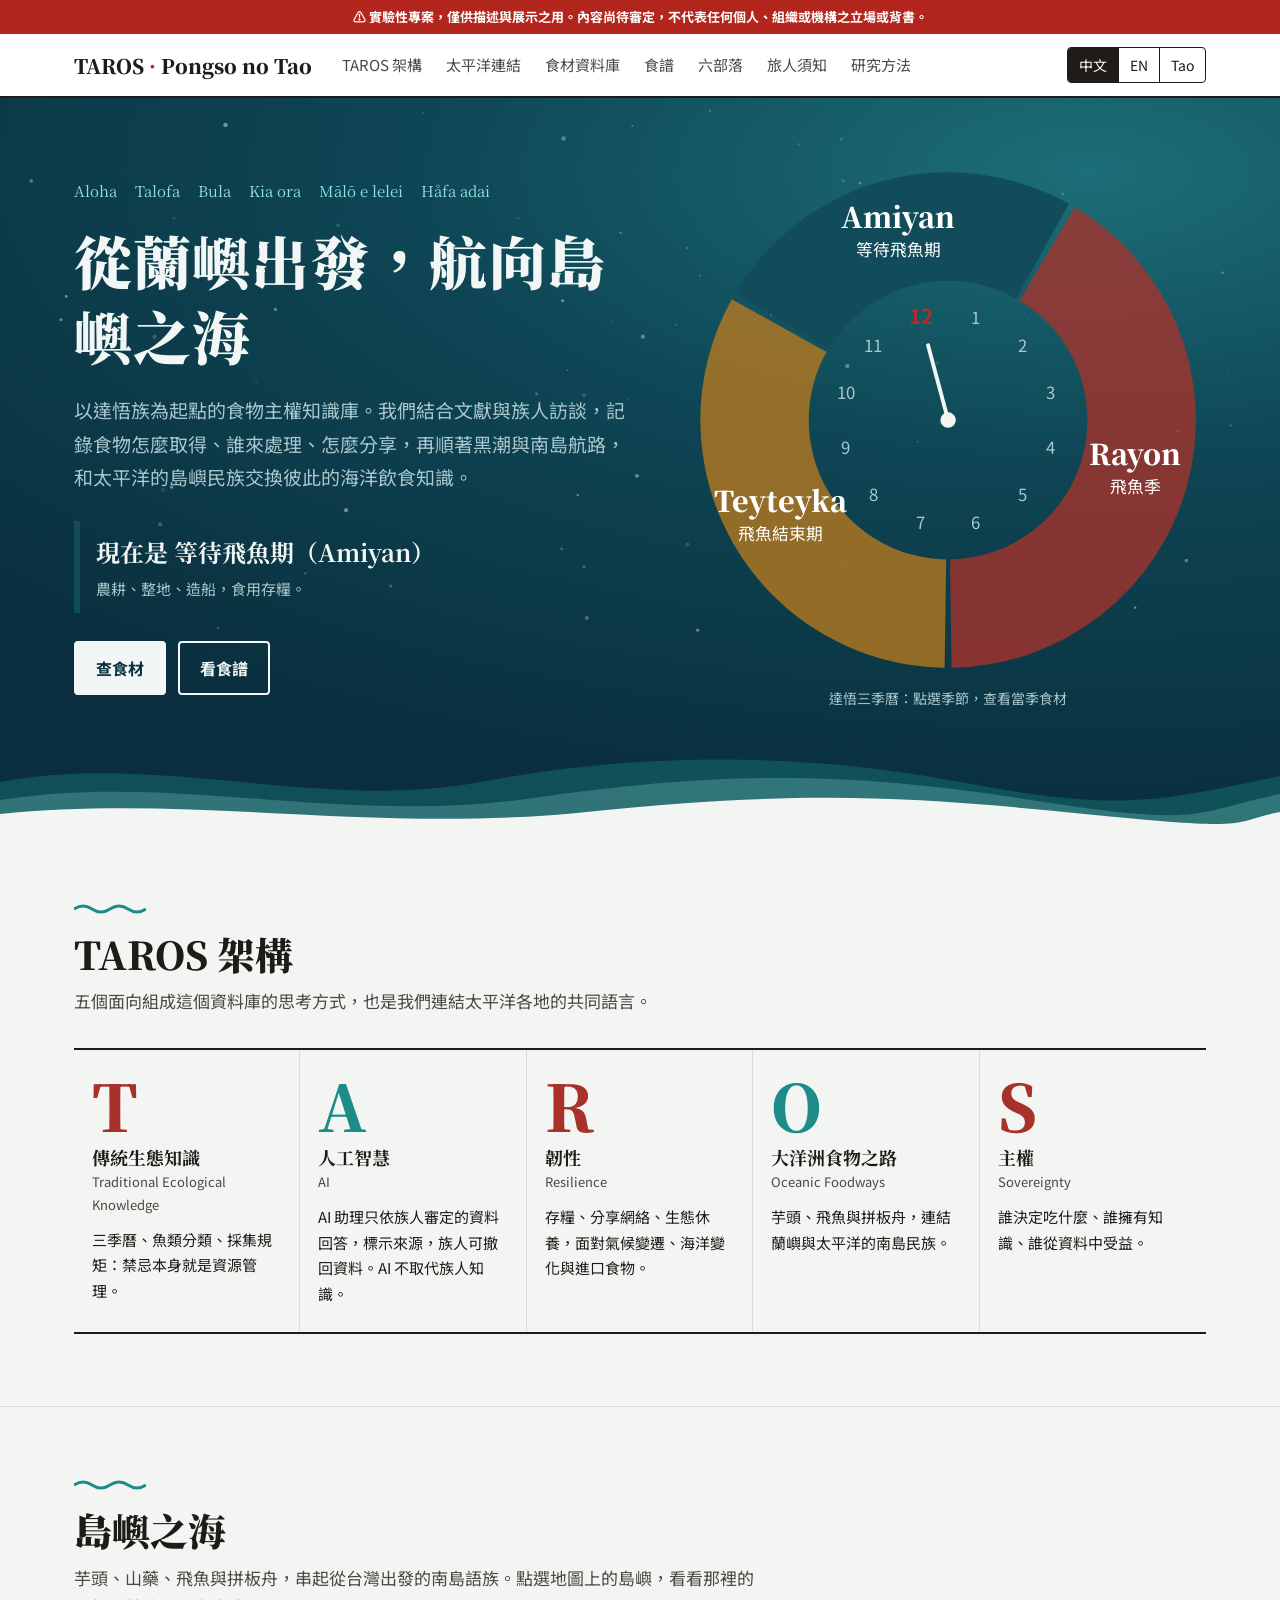
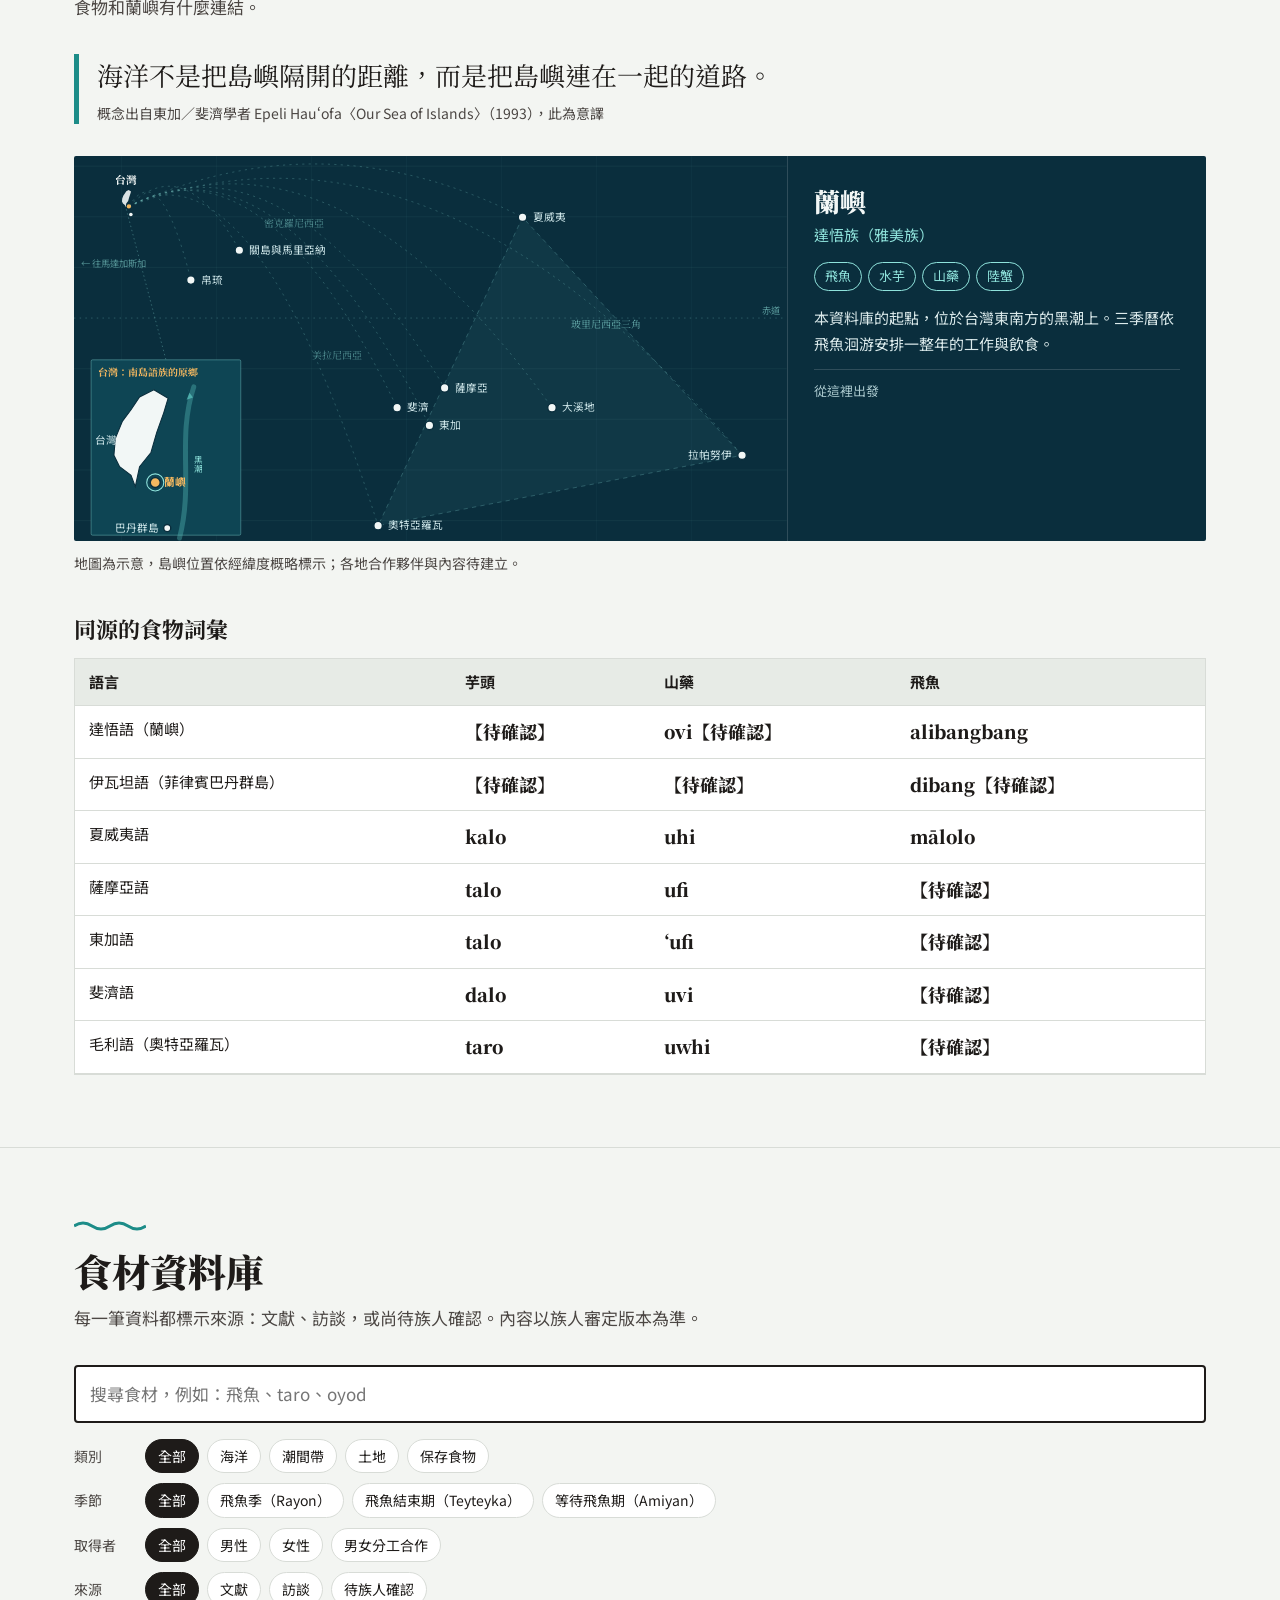
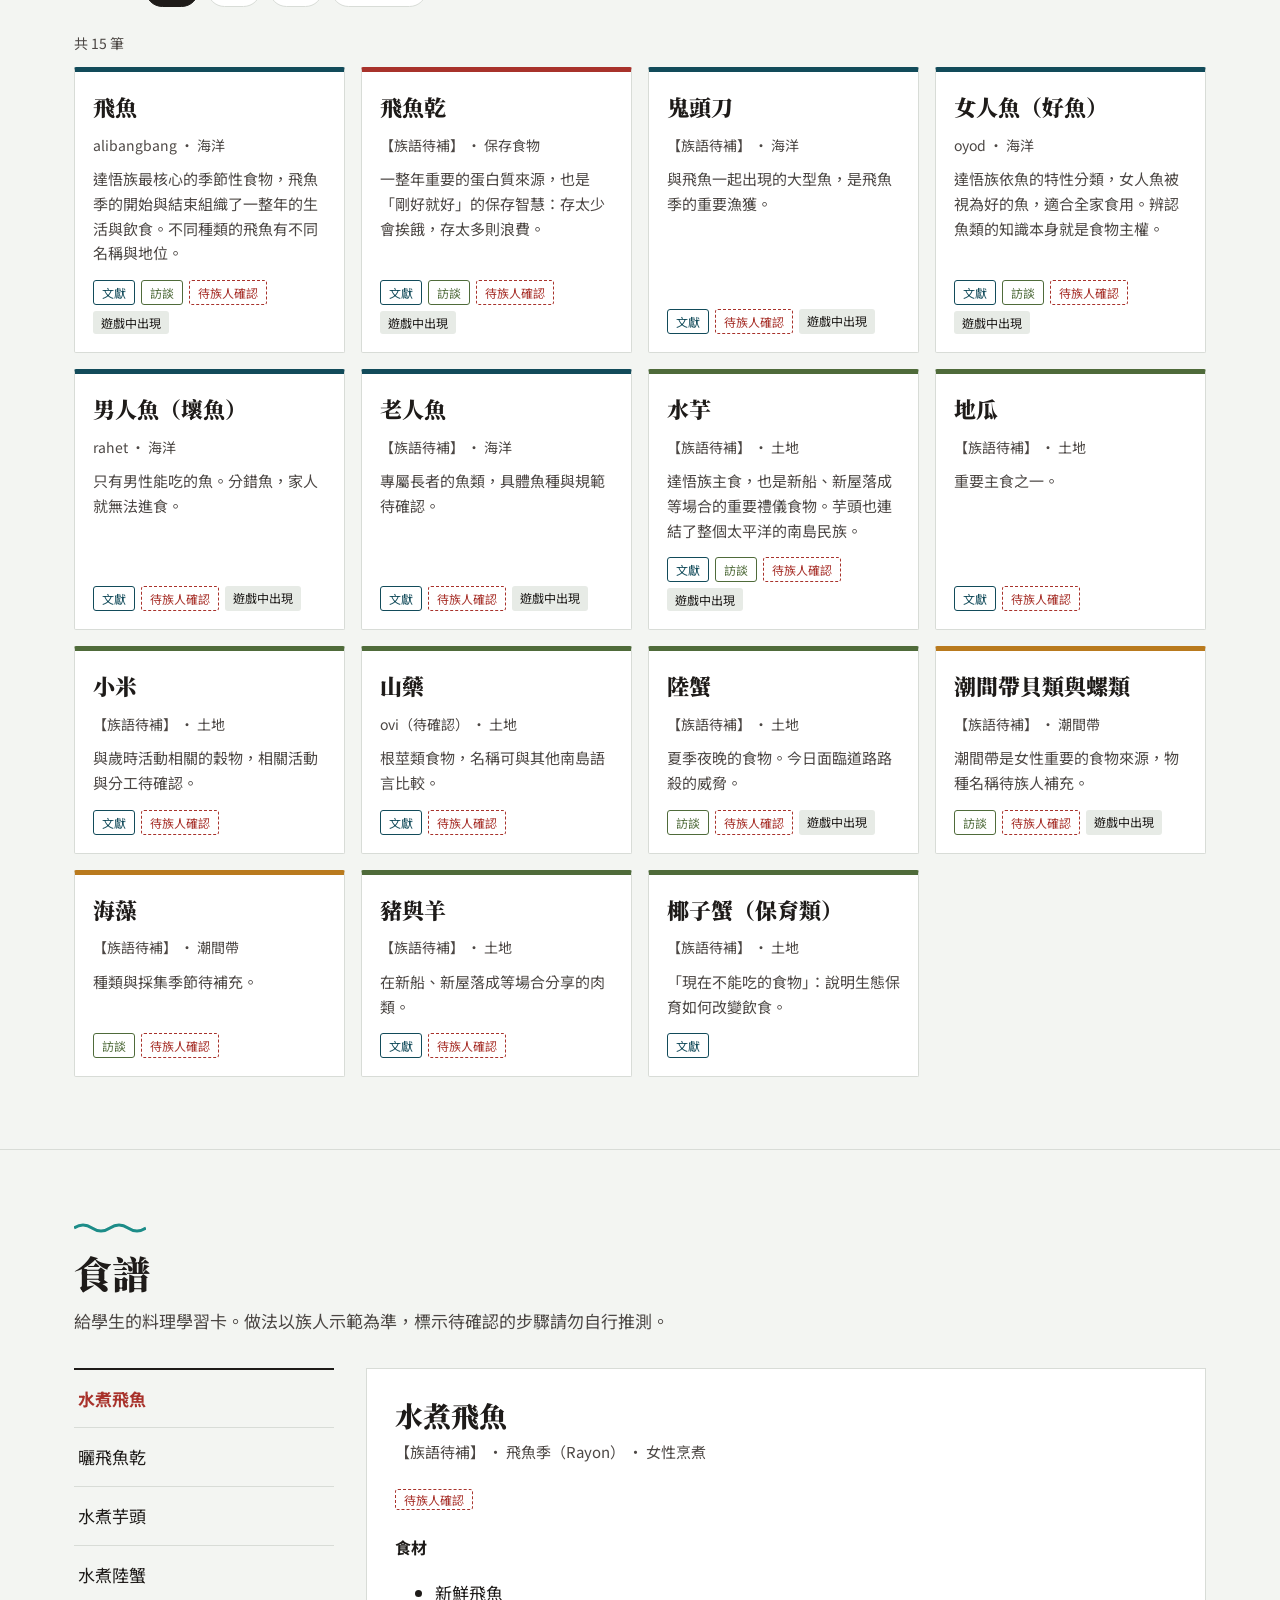
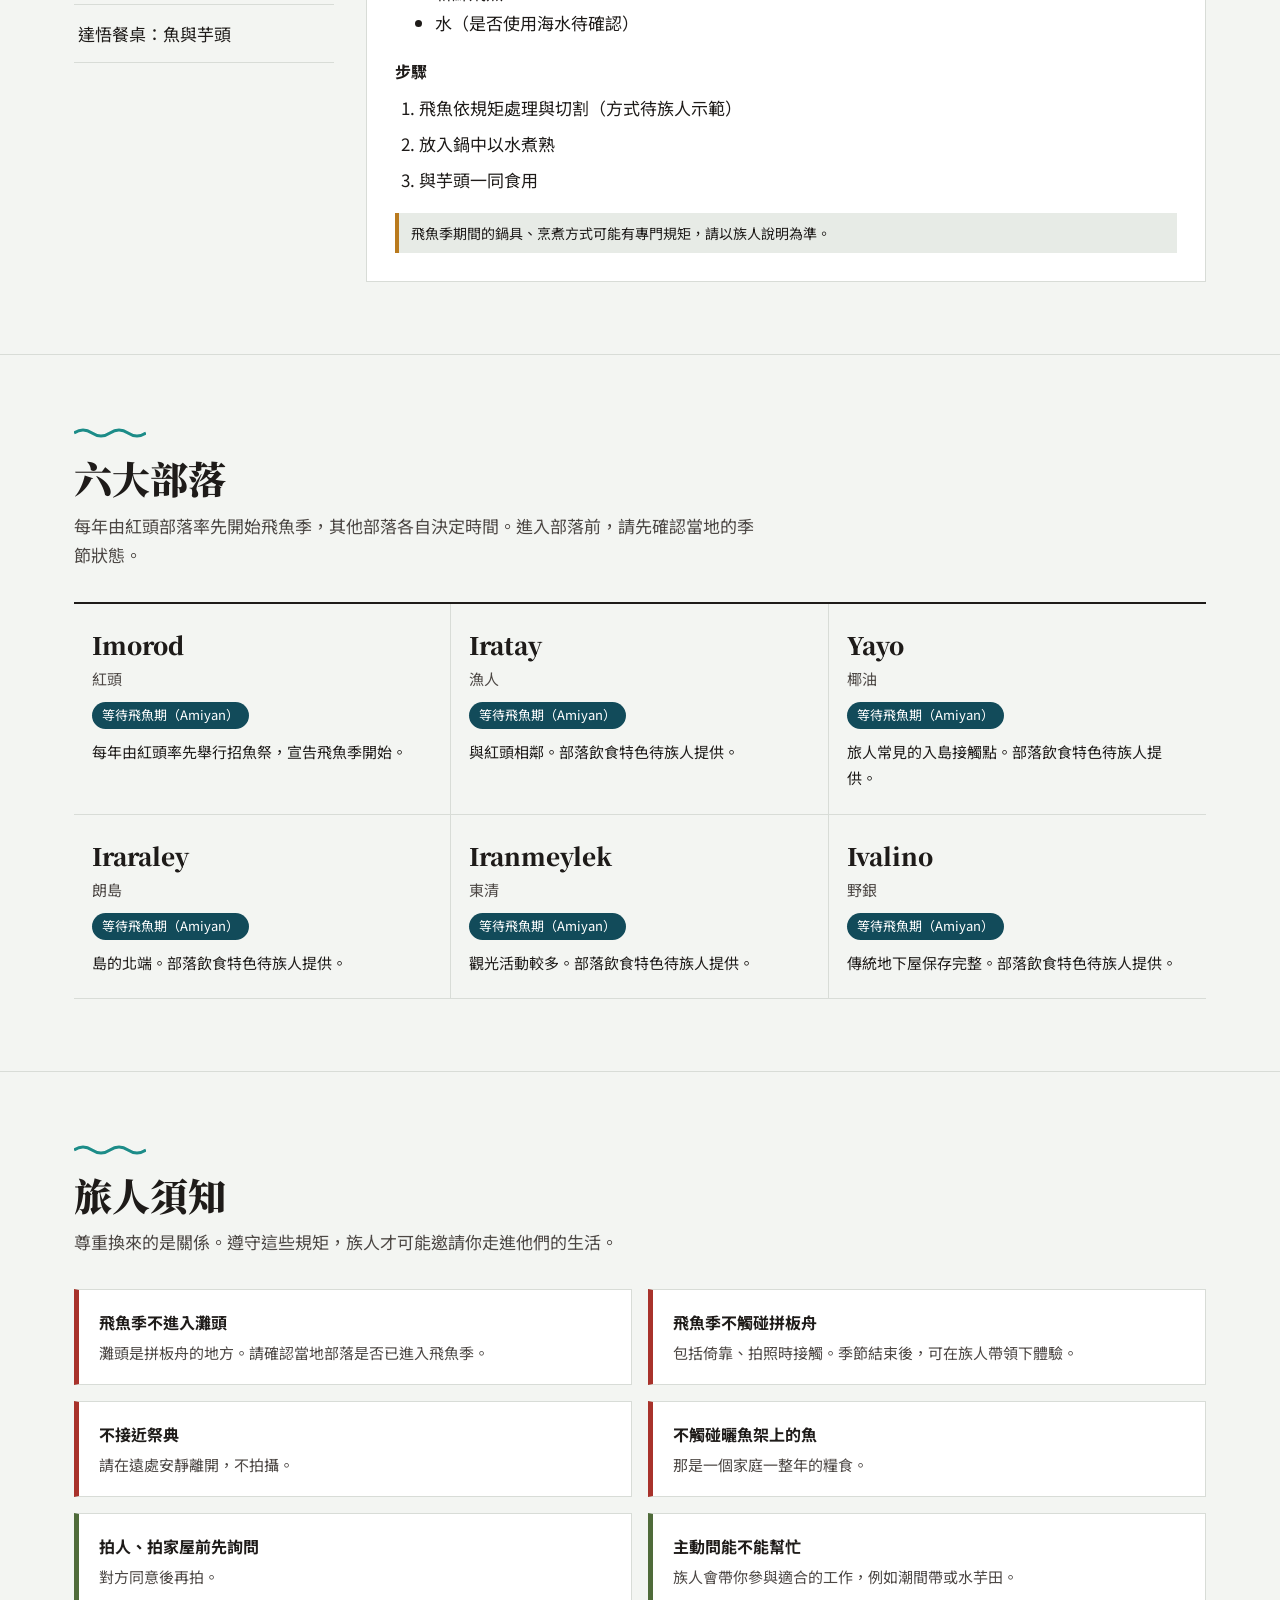
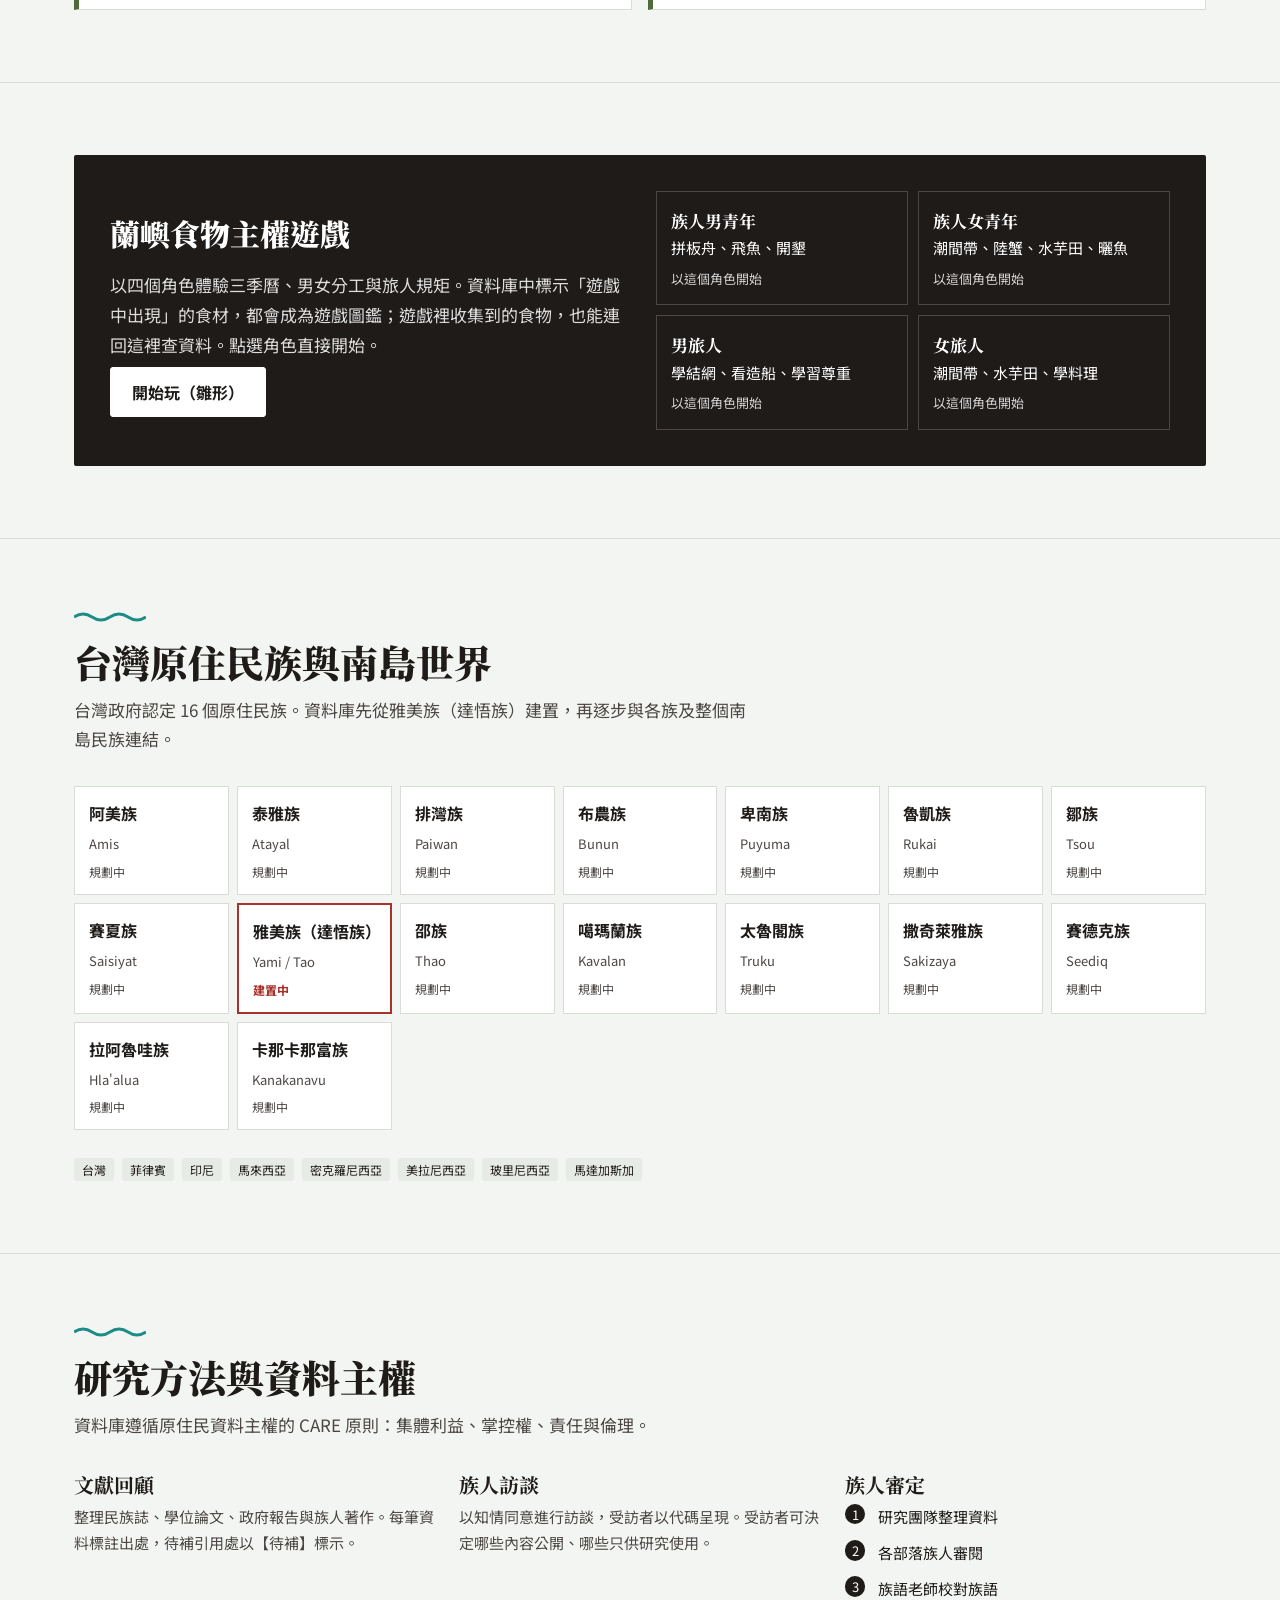
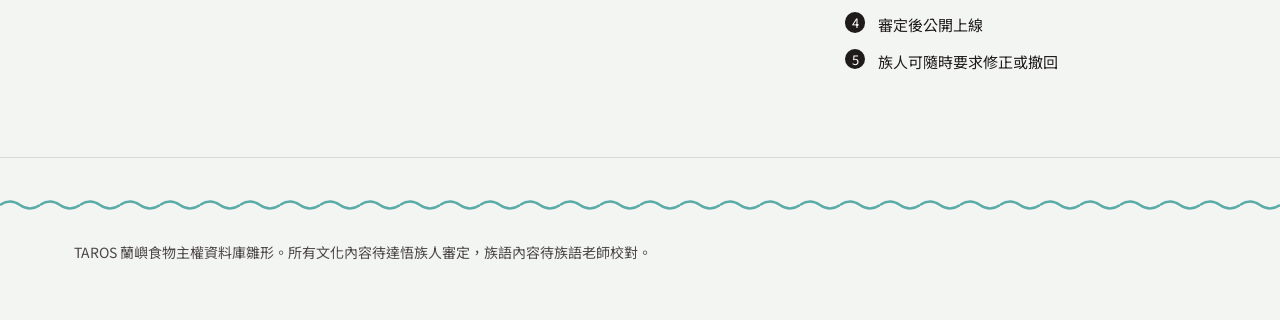
<file: index.html>
<!DOCTYPE html>
<html lang="zh-Hant">
<head>
<meta charset="utf-8">
<meta name="viewport" content="width=device-width, initial-scale=1, viewport-fit=cover">
<title>TAROS 蘭嶼食物主權資料庫</title>
<link rel="preconnect" href="https://fonts.googleapis.com">
<link rel="preconnect" href="https://fonts.gstatic.com" crossorigin>
<link href="https://fonts.googleapis.com/css2?family=Noto+Sans+TC:wght@400;500;700&family=Noto+Serif+TC:wght@600;900&display=swap" rel="stylesheet">
<link rel="stylesheet" href="css/style.css">
</head>
<body>

<div class="expbar" role="note" data-i="expBar"></div>
<header class="top">
  <div class="wrap">
    <a class="brand" href="#top">TAROS <span>·</span> Pongso no Tao</a>
    <nav class="sections" aria-label="Sections">
      <a href="#taros" data-i="navTaros"></a>
      <a href="#pacific" data-i="navPacific"></a>
      <a href="#database" data-i="navDb"></a>
      <a href="#recipes" data-i="navRecipes"></a>
      <a href="#villages" data-i="navVillages"></a>
      <a href="#visit" data-i="navVisit"></a>
      <a href="#research" data-i="navResearch"></a>
    </nav>
    <div class="langs" role="group" aria-label="Language">
      <button data-lang="zh" aria-pressed="true">中文</button>
      <button data-lang="en" aria-pressed="false">EN</button>
      <button data-lang="tao" aria-pressed="false">Tao</button>
    </div>
  </div>
</header>
<div class="taobar" id="taobar" data-i="taoBar"></div>

<main id="top">
<section class="hero">
  <div class="wrap">
    <div>
      <p class="greet" aria-label="Pacific greetings"><span>Aloha</span><span>Talofa</span><span>Bula</span><span>Kia ora</span><span>Mālō e lelei</span><span>Håfa adai</span></p>
      <h1 data-i="heroTitle"></h1>
      <p class="lede" data-i="heroLede"></p>
      <div class="now" id="now"><strong id="nowTitle"></strong><small id="nowSub"></small></div>
      <div class="btns">
        <a class="btn" href="#database" data-i="heroBtn1"></a>
        <a class="btn ghost" href="#recipes" data-i="heroBtn2"></a>
      </div>
    </div>
    <div class="wheel-box">
      <svg id="wheel" viewBox="0 0 400 400" role="group" aria-label="Tao seasonal calendar"></svg>
      <div class="wheel-cap" data-i="wheelCap"></div>
    </div>
  </div>
  <svg class="stars" id="stars" aria-hidden="true" preserveAspectRatio="none" viewBox="0 0 1000 600"></svg>
  <svg class="swell" aria-hidden="true" viewBox="0 0 1440 90" preserveAspectRatio="none">
    <path d="M0 40 C180 10 360 70 540 40 S900 10 1080 40 1300 60 1440 34 V90 H0Z" fill="#1C8C88" opacity=".35"/>
    <path d="M0 58 C200 30 380 84 600 56 S960 30 1160 58 1340 70 1440 52 V90 H0Z" fill="#8FE3DC" opacity=".25"/>
    <path d="M0 72 C220 52 420 92 660 70 S1020 54 1220 72 1380 80 1440 70 V90 H0Z" fill="var(--lime)"/>
  </svg>
</section>

<section class="block" id="taros">
  <div class="wrap">
    <div class="head"><div><h2 data-i="tarosTitle"></h2><p data-i="tarosLede"></p></div></div>
    <div class="taros" id="tarosGrid"></div>
  </div>
</section>

<section class="block" id="pacific">
  <div class="wrap">
    <div class="head"><div><h2 data-i="pacTitle"></h2><p data-i="pacLede"></p></div></div>
    <p class="hauofa"><span data-i="hauofa"></span><small data-i="hauofaSrc"></small></p>
    <div class="voyage"><svg id="vmap" viewBox="0 0 1000 540" role="group" aria-label="Pacific voyaging map"></svg><div class="vpanel" id="vpanel" aria-live="polite"></div></div>
    <p class="vhint" data-i="vHint"></p>
    <h3 style="font-size:22px;margin:40px 0 14px" data-i="wordsTitle"></h3>
    <div class="scroll"><table id="words"></table></div>
  </div>
</section>

<section class="block" id="database">
  <div class="wrap">
    <div class="head"><div><h2 data-i="dbTitle"></h2><p data-i="dbLede"></p></div></div>
    <div class="search"><input id="q" type="search" autocomplete="off"></div>
    <div class="filters" id="filters"></div>
    <div class="count" id="count" aria-live="polite"></div>
    <div class="grid" id="grid"></div>
  </div>
</section>

<section class="block" id="recipes">
  <div class="wrap">
    <div class="head"><div><h2 data-i="recTitle"></h2><p data-i="recLede"></p></div></div>
    <div class="recipes">
      <div class="rlist" id="rlist"></div>
      <article class="rcard" id="rcard" aria-live="polite"></article>
    </div>
  </div>
</section>

<section class="block" id="villages">
  <div class="wrap">
    <div class="head"><div><h2 data-i="vilTitle"></h2><p data-i="vilLede"></p></div></div>
    <div class="villages" id="vilGrid"></div>
  </div>
</section>

<section class="block" id="visit">
  <div class="wrap">
    <div class="head"><div><h2 data-i="visitTitle"></h2><p data-i="visitLede"></p></div></div>
    <div class="rules" id="rules"></div>
  </div>
</section>

<section class="block" id="game">
  <div class="wrap">
    <div class="game">
      <div>
        <h3 data-i="gameTitle"></h3>
        <p data-i="gameLede"></p>
        <a class="btn" href="https://claude.ai/artifact/Hk3pXi1bKbNeKcVk3j9ach" target="_blank" rel="noopener" id="gameBtn" data-i="gameBtn"></a>
      </div>
      <div class="roles" id="roles"></div>
    </div>
  </div>
</section>



<section class="block" id="peoples">
  <div class="wrap">
    <div class="head"><div><h2 data-i="pplTitle"></h2><p data-i="pplLede"></p></div></div>
    <div class="peoples" id="pplGrid"></div>
    <div class="austro" id="austro"></div>
  </div>
</section>

<section class="block" id="research">
  <div class="wrap">
    <div class="head"><div><h2 data-i="resTitle"></h2><p data-i="resLede"></p></div></div>
    <div class="method" id="method"></div>
  </div>
</section>
</main>

<footer><div class="wrap" data-i="footer"></div></footer>

<dialog id="dlg"><div class="dlg" id="dlgBody"></div></dialog>

<button class="chat-fab" id="chatFab" hidden data-i="chatFab"></button>
<div class="chat" id="chat" role="dialog" aria-label="Food assistant">
  <div class="chat-h"><b data-i="chatTitle"></b><button id="chatClose" data-i="close"></button></div>
  <div class="msgs" id="msgs"></div>
  <div class="sugs" id="sugs"></div>
  <form id="chatForm"><input id="chatIn" autocomplete="off"><button data-i="send"></button></form>
  <div class="disc" data-i="chatDisc"></div>
</div>

<script src="js/data.js"></script>
<script src="js/i18n.js"></script>
<script src="js/map.js"></script>
<script src="js/app.js"></script>
</body>
</html>
</file>
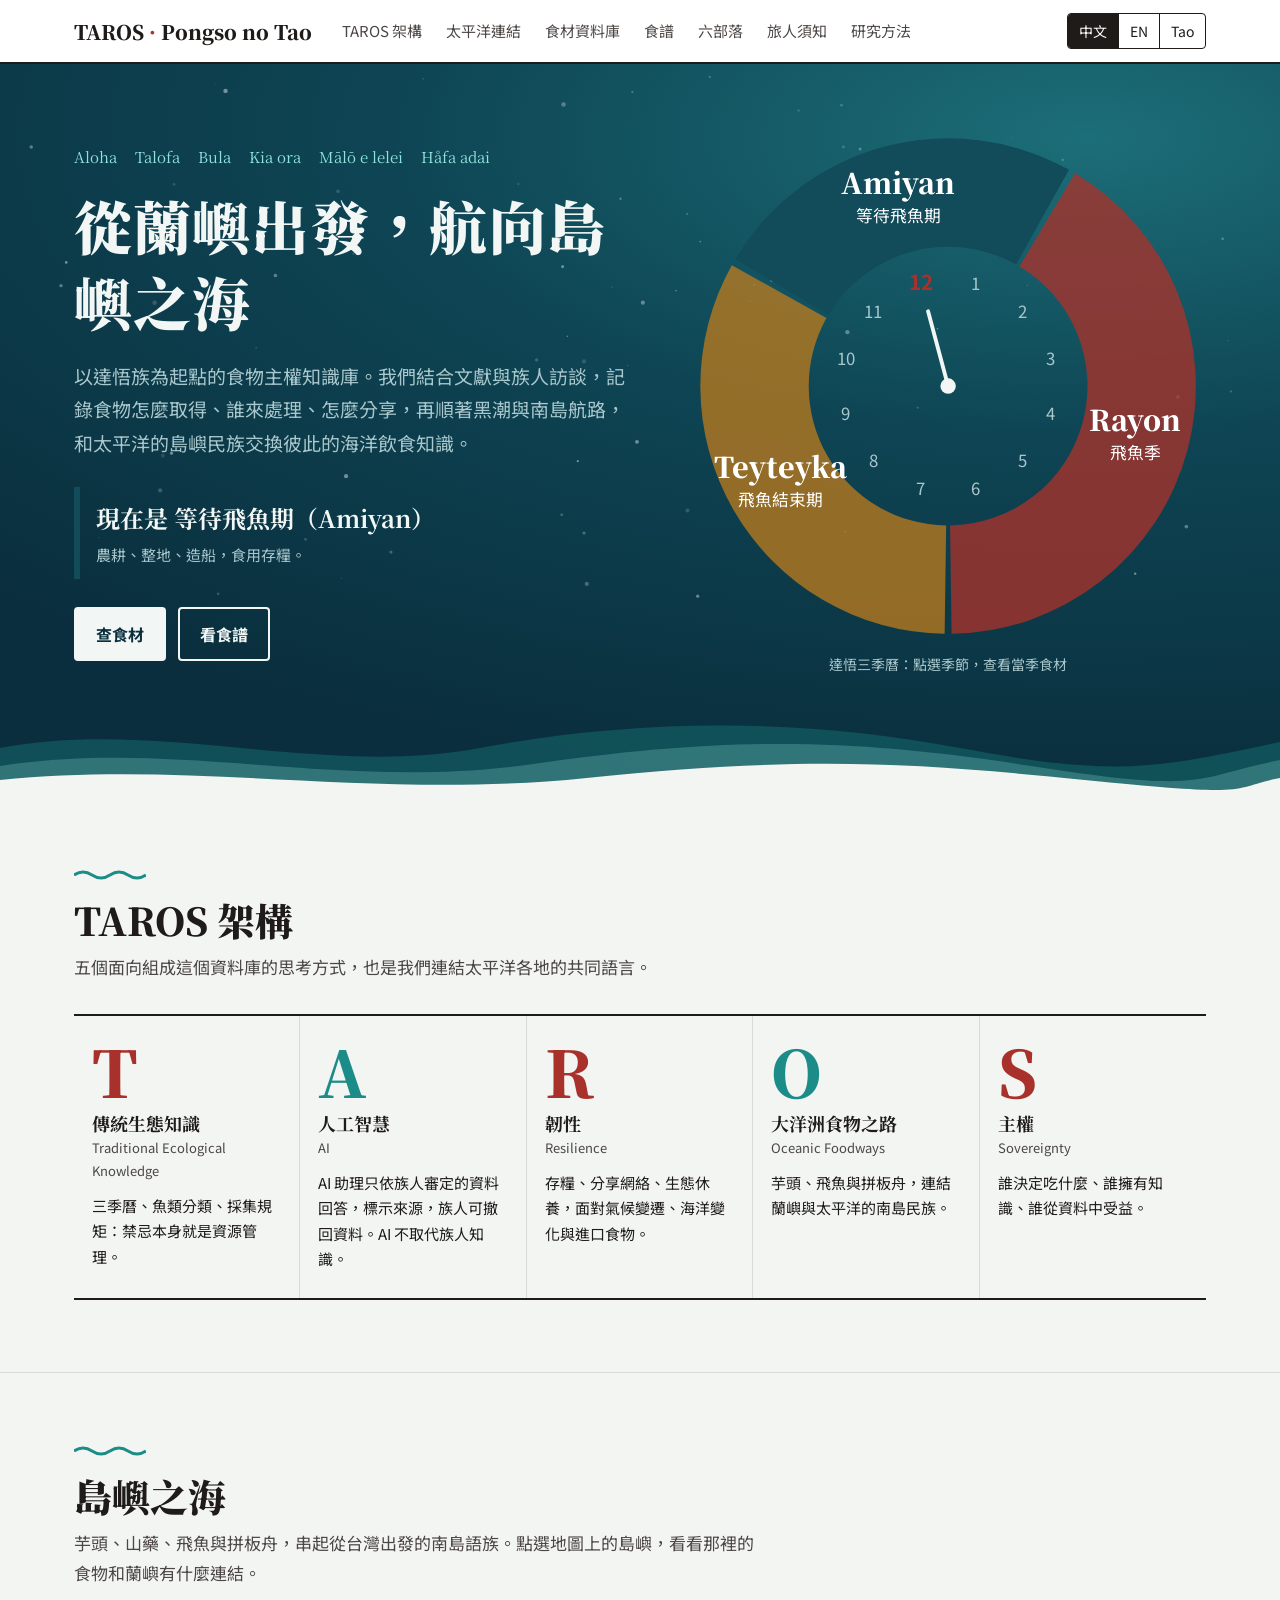
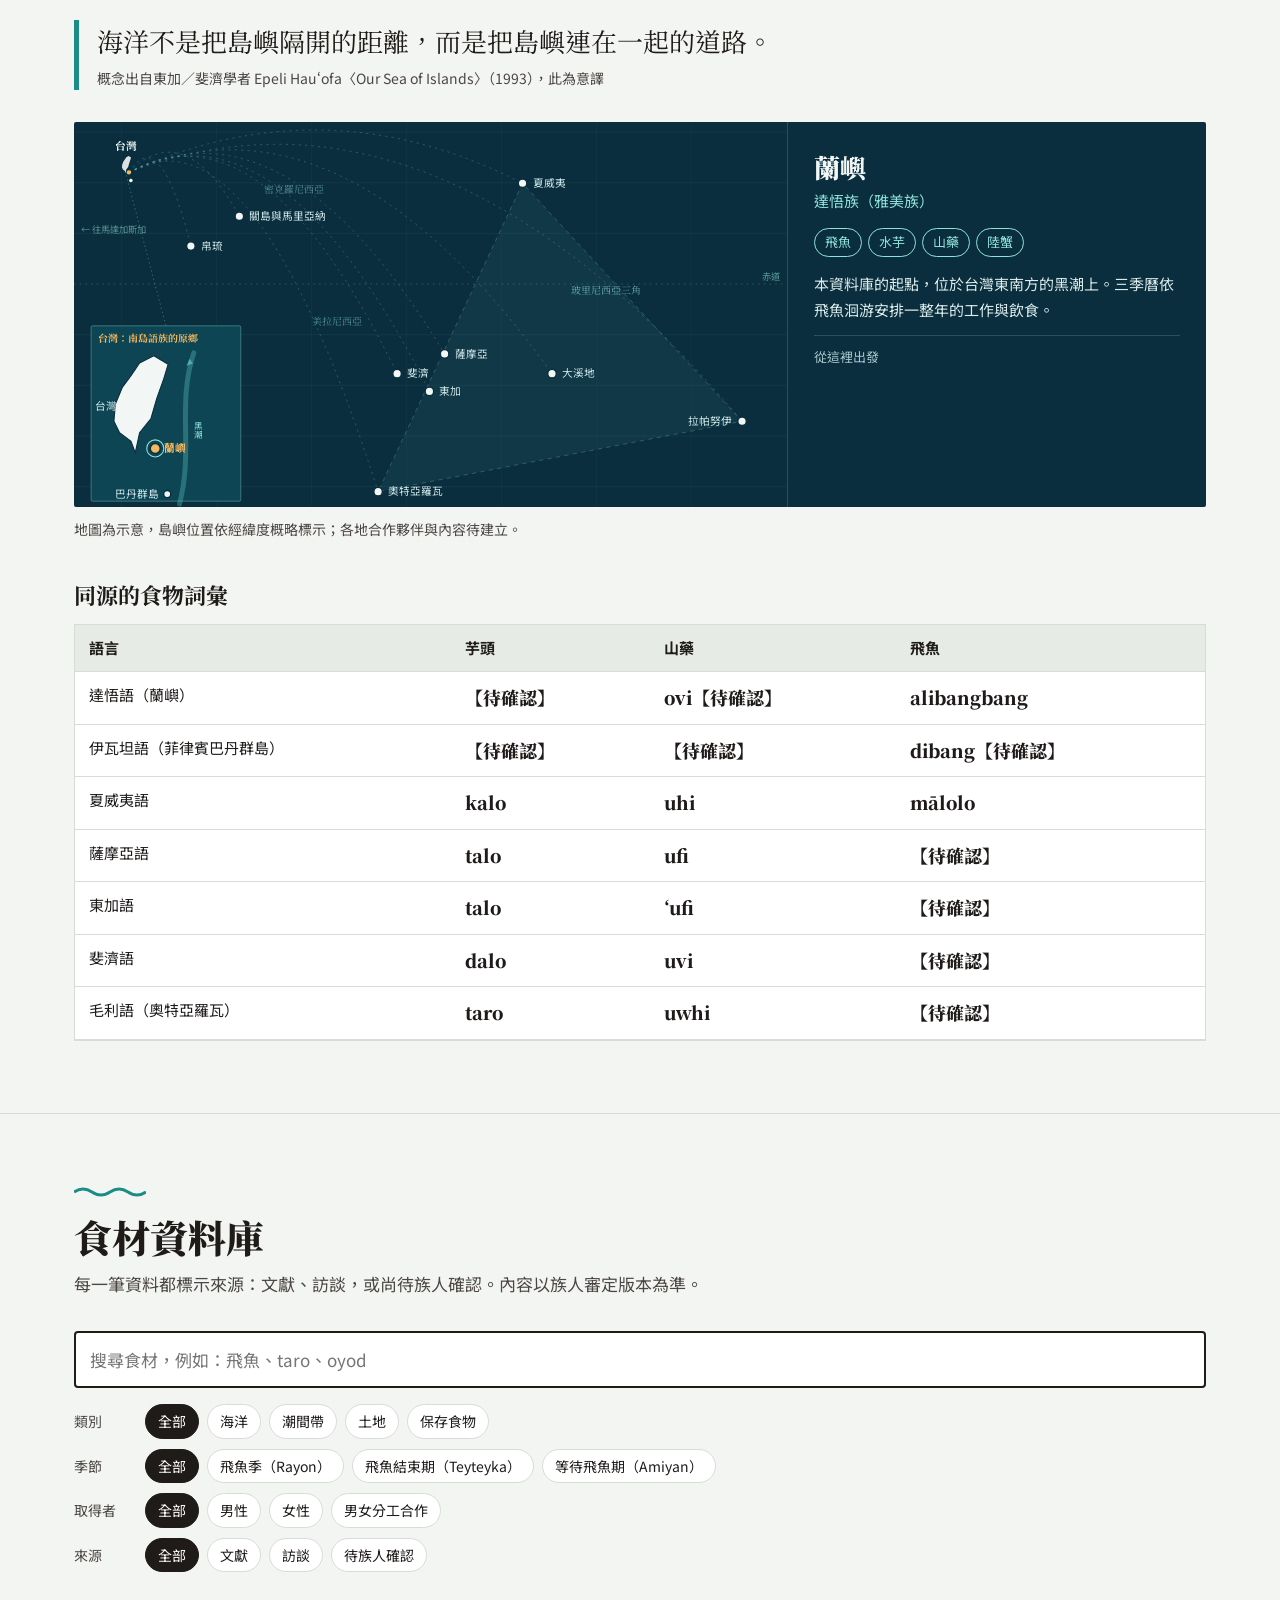
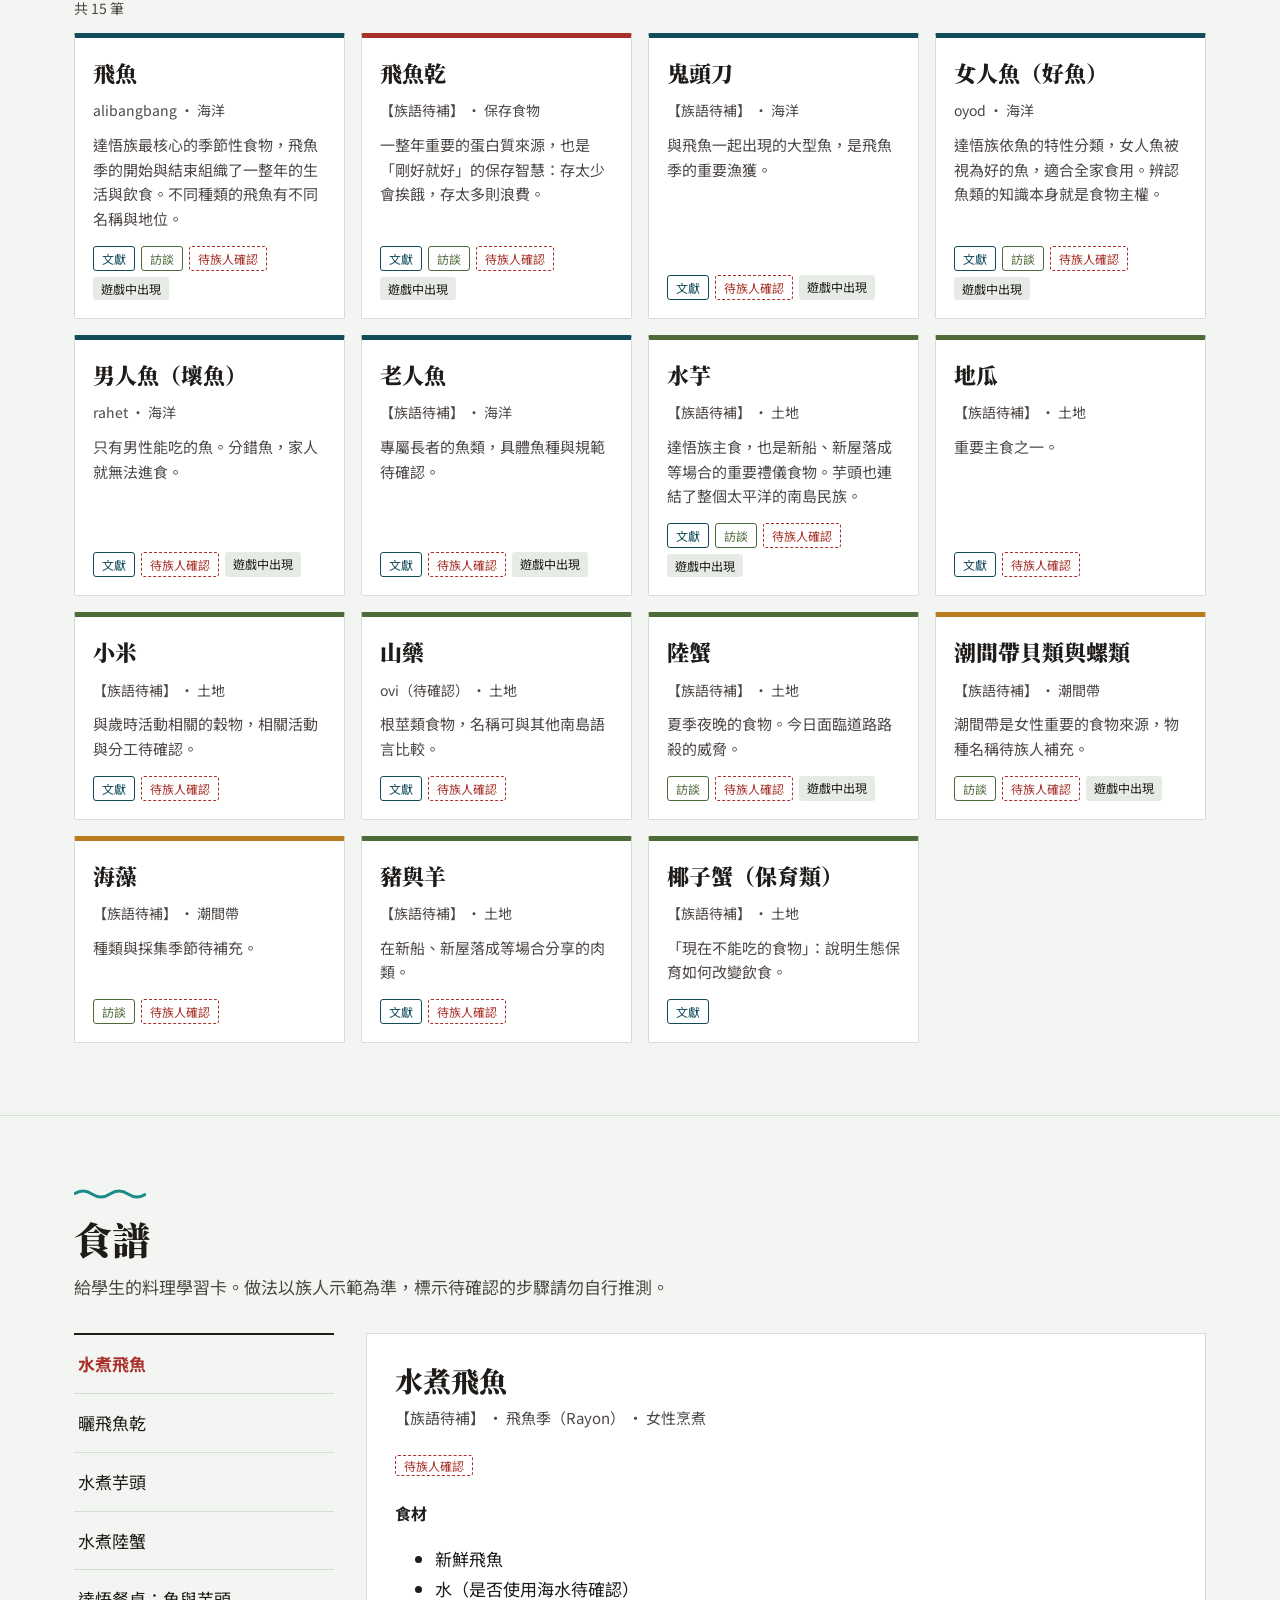
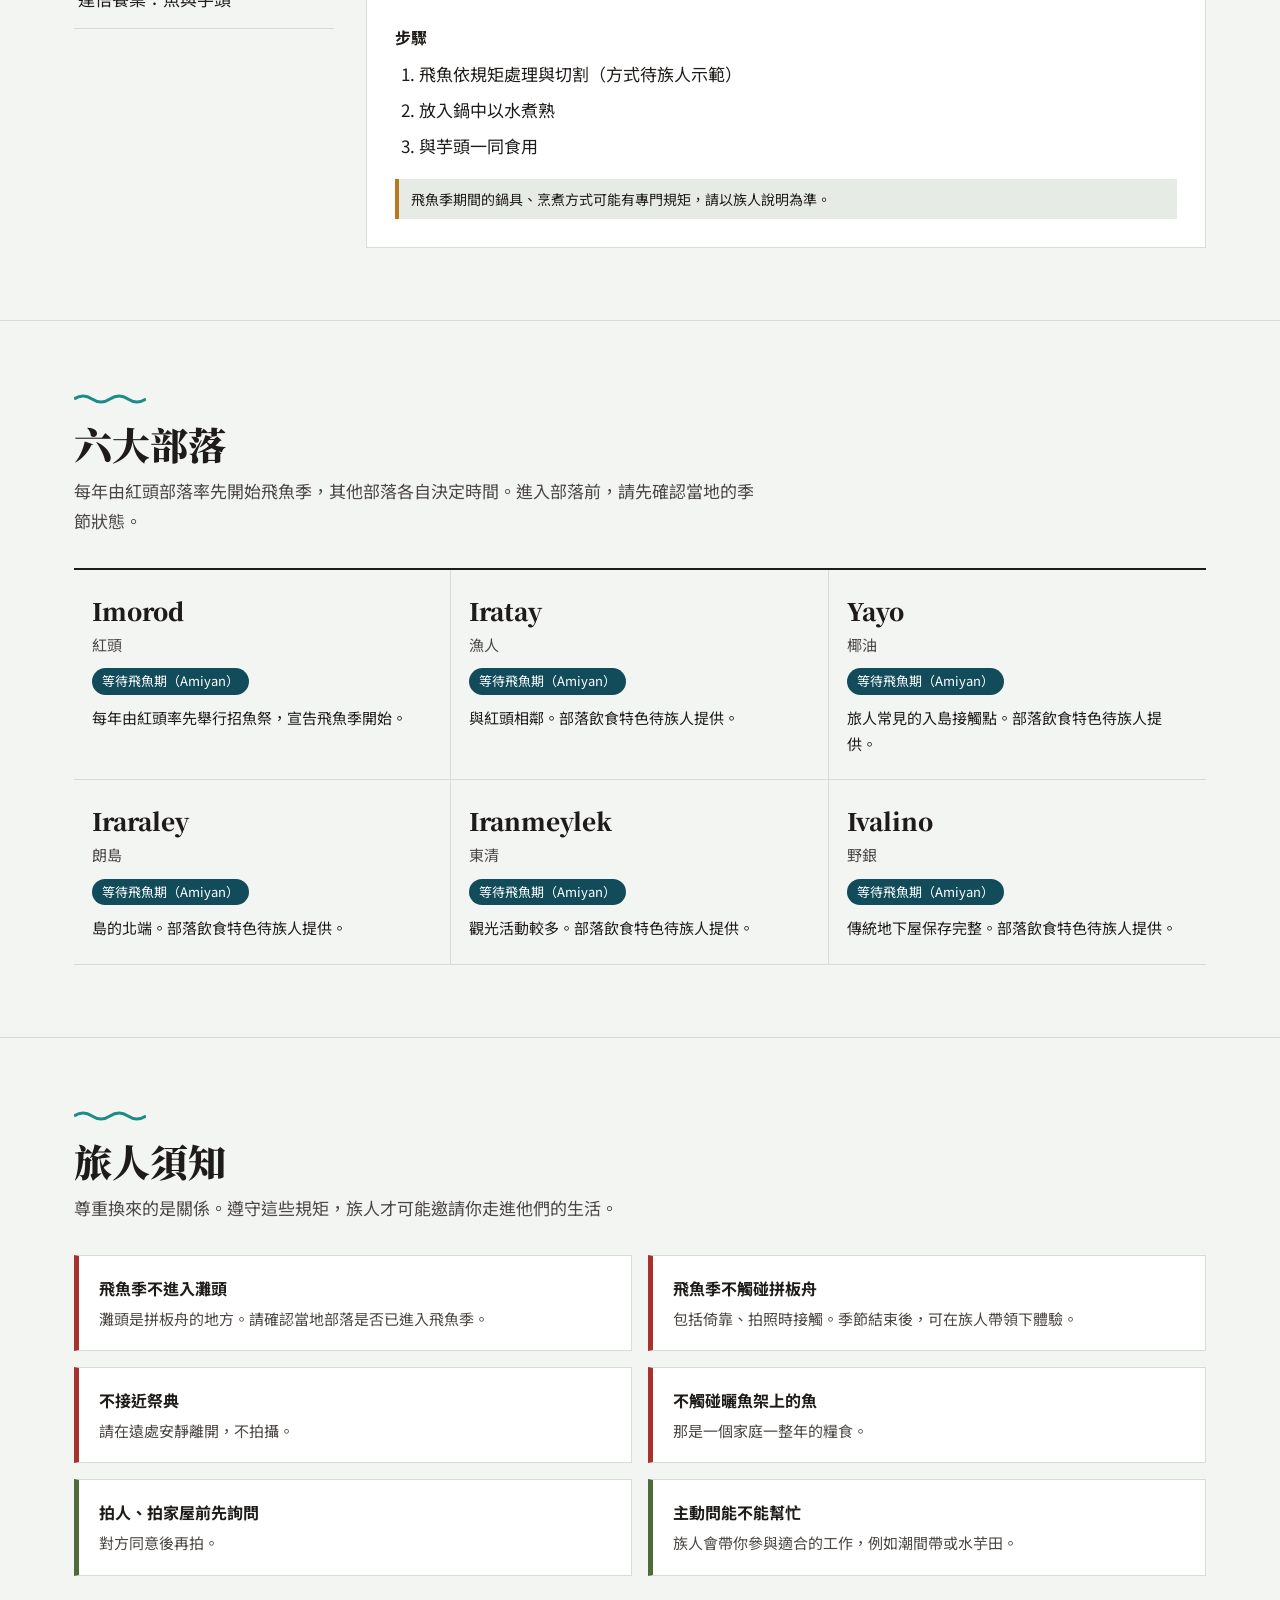
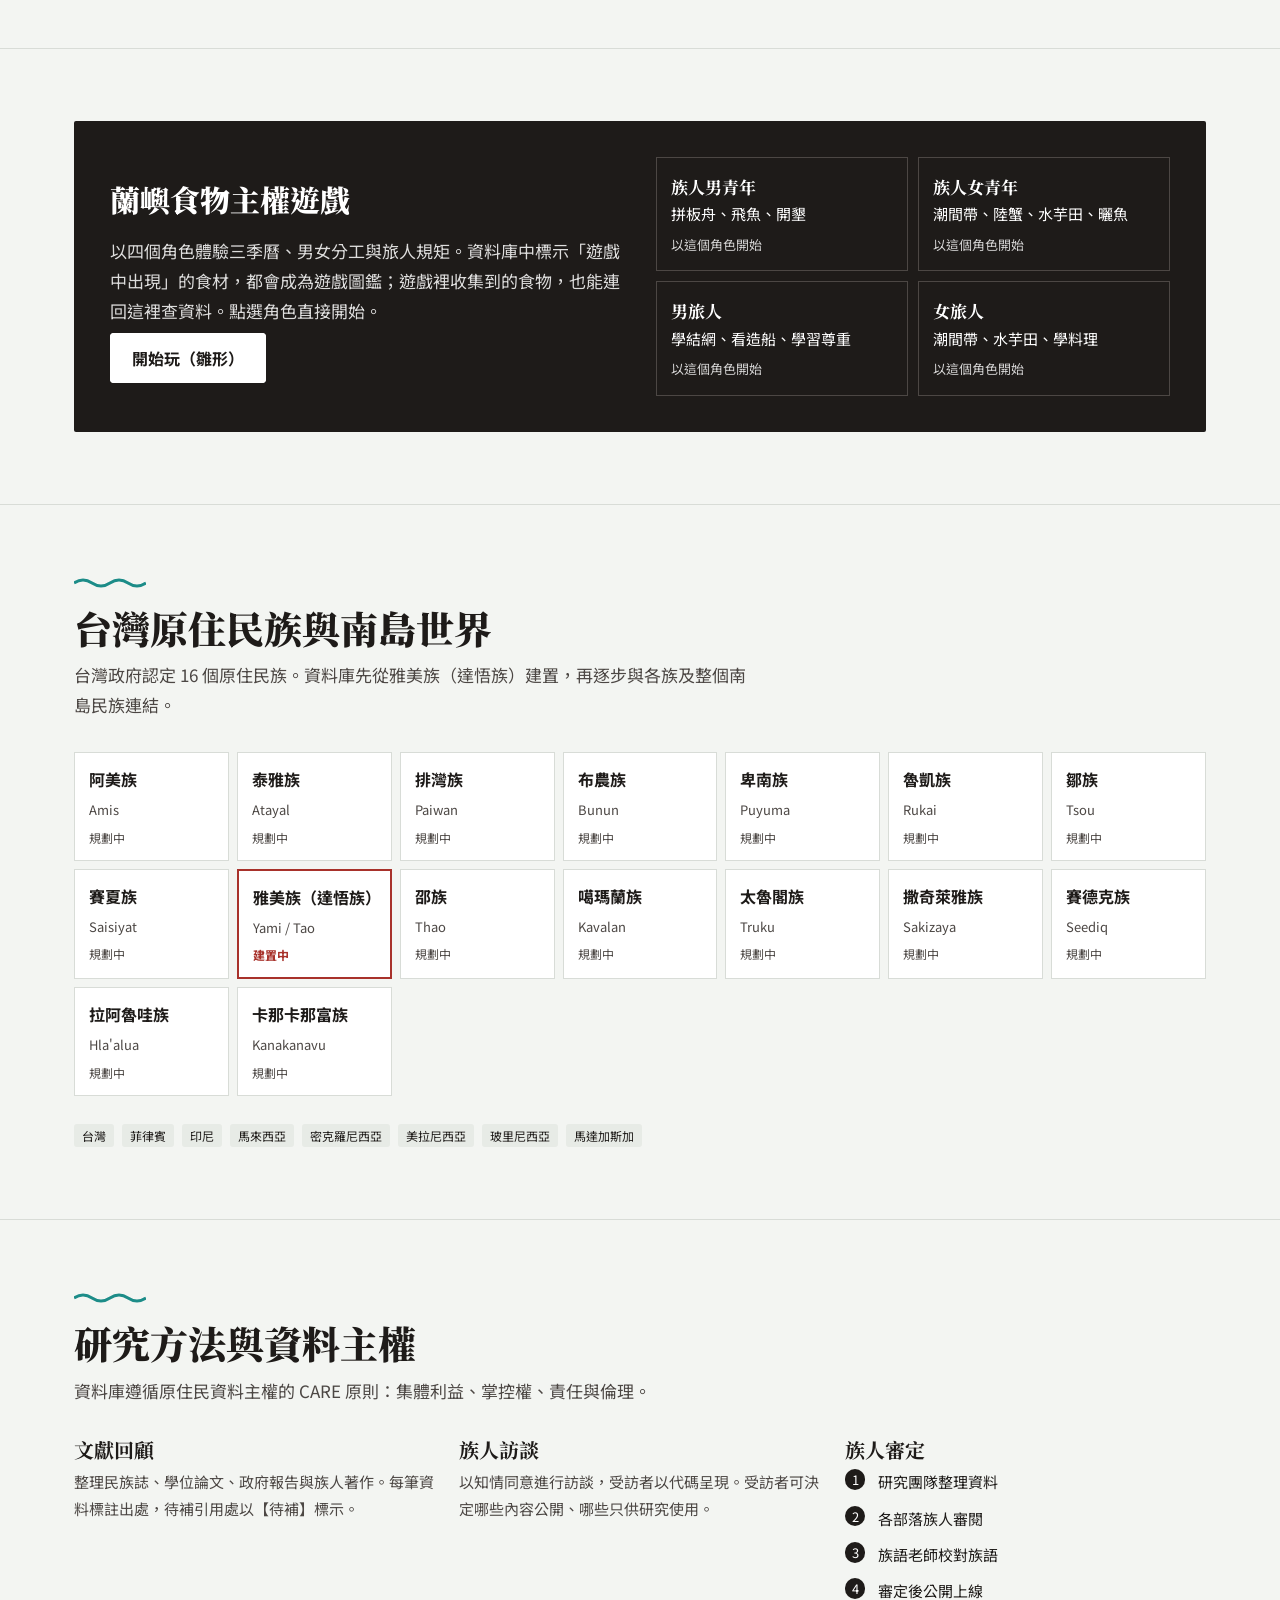
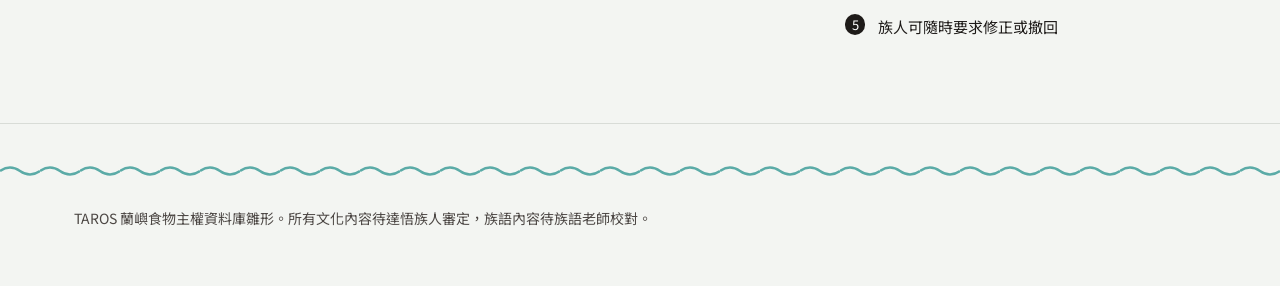
<file: TAROS 蘭嶼食物主權資料庫.html>
<!DOCTYPE html>
<html lang="zh-Hant">
<head>
<meta charset="utf-8">
<meta name="viewport" content="width=device-width, initial-scale=1, viewport-fit=cover">
<title>TAROS 蘭嶼食物主權資料庫</title>
<link rel="preconnect" href="https://fonts.googleapis.com">
<link rel="preconnect" href="https://fonts.gstatic.com" crossorigin>
<link href="https://fonts.googleapis.com/css2?family=Noto+Sans+TC:wght@400;500;700&family=Noto+Serif+TC:wght@600;900&display=swap" rel="stylesheet">
<style>
:root{
  --lime:#F3F5F2;        /* 石灰白 */
  --paper:#FFFFFF;
  --soot:#1E1B19;        /* 煙炱黑 */
  --ink-soft:#4C4744;
  --red:#A8322B;         /* 船紅 */
  --kuroshio:#124B5A;    /* 黑潮藍 */
  --ochre:#B97A1E;       /* 曬魚季的陽光 */
  --taro:#4F6B3A;        /* 芋葉綠 */
  --line:#D8DCD7;
  --chip:#E7EBE6;
  --focus:#124B5A;
  --lagoon:#1C8C88;
  --deep:#0A2E3D;
  --serif:"Noto Serif TC","Songti TC","PMingLiU",serif;
  --sans:"Noto Sans TC","PingFang TC","Microsoft JhengHei",system-ui,sans-serif;
  color-scheme:light;
  box-sizing:border-box;
  padding-top:env(safe-area-inset-top,0px);
  padding-bottom:env(safe-area-inset-bottom,0px);
}
@media (prefers-color-scheme:dark){
  :root:not([data-theme="light"]){
    --lime:#151816;--paper:#1D211F;--soot:#ECEAE6;--ink-soft:#B9B4AF;
    --red:#E0675C;--kuroshio:#6FB3C4;--ochre:#E0A54A;--taro:#9CBF7E;
    --line:#333A36;--chip:#28302C;--focus:#6FB3C4;--lagoon:#5CC6C0;color-scheme:dark;
  }
}
:root[data-theme="dark"]{
  --lagoon:#5CC6C0;
  --lime:#151816;--paper:#1D211F;--soot:#ECEAE6;--ink-soft:#B9B4AF;
  --red:#E0675C;--kuroshio:#6FB3C4;--ochre:#E0A54A;--taro:#9CBF7E;
  --line:#333A36;--chip:#28302C;--focus:#6FB3C4;color-scheme:dark;
}
*,*::before,*::after{box-sizing:inherit}
html{scroll-padding-top:calc(env(safe-area-inset-top,0px) + 72px);scroll-behavior:smooth}
@media (prefers-reduced-motion:reduce){html{scroll-behavior:auto}*{transition:none!important;animation:none!important}}
body{margin:0;background:var(--lime);color:var(--soot);font-family:var(--sans);font-size:17px;line-height:1.75}
body::before{content:"";position:fixed;inset:0 0 auto;height:env(safe-area-inset-top,0px);z-index:10;background:var(--paper)}
img,svg{max-width:100%}
a{color:var(--kuroshio)}
:focus-visible{outline:3px solid var(--focus);outline-offset:2px}
h1,h2,h3{font-family:var(--serif);line-height:1.3;margin:0}
.wrap{max-width:1180px;margin:0 auto;padding:0 24px}

/* nav */
header.top{position:sticky;top:env(safe-area-inset-top,0px);z-index:20;background:var(--paper);border-bottom:2px solid var(--soot)}
.top .wrap{display:flex;align-items:center;gap:20px;min-height:62px}
.brand{font-family:var(--serif);font-weight:900;font-size:20px;text-decoration:none;color:var(--soot);white-space:nowrap}
.brand span{color:var(--red)}
nav.sections{display:flex;gap:4px;overflow-x:auto;flex:1;scrollbar-width:none}
nav.sections a{text-decoration:none;color:var(--ink-soft);font-size:15px;padding:6px 10px;border-radius:4px;white-space:nowrap}
nav.sections a:hover{background:var(--chip);color:var(--soot)}
.langs{display:flex;border:1.5px solid var(--soot);border-radius:4px;overflow:hidden;flex-shrink:0}
.langs button{font:inherit;font-size:14px;background:transparent;color:var(--soot);border:0;padding:5px 11px;cursor:pointer}
.langs button+button{border-left:1.5px solid var(--soot)}
.langs button[aria-pressed="true"]{background:var(--soot);color:var(--paper)}
@media (max-width:820px){nav.sections{display:none}}

/* hero */
.hero{--soot:#F2F7F6;--ink-soft:#A9C7CC;--paper:#0A2E3D;--line:rgba(255,255,255,.18);--focus:#8FE3DC;
  background:radial-gradient(120% 90% at 85% 10%,#1C6E78 0%,#0E4554 45%,#0A2E3D 100%);color:var(--soot);position:relative;overflow:hidden}
.hero .wrap{position:relative;z-index:1}
.hero .swell{position:absolute;left:0;right:0;bottom:-1px;width:100%;height:90px;z-index:0;display:block}
.hero .stars{position:absolute;inset:0;z-index:0;opacity:.55}
.greet{display:flex;flex-wrap:wrap;gap:6px 18px;margin:0 0 18px;font-size:15px;color:#8FE3DC;font-family:var(--serif)}
.greet span{white-space:nowrap}
.hero .wrap{display:grid;grid-template-columns:1.1fr 1fr;gap:48px;align-items:center;padding-top:64px;padding-bottom:120px}
.hero h1{font-size:clamp(34px,5vw,58px);font-weight:900;letter-spacing:.02em}
.hero .lede{font-size:19px;color:var(--ink-soft);max-width:34em;margin:20px 0 28px}
.now{border-left:6px solid var(--season,var(--kuroshio));padding:10px 0 10px 16px;margin-bottom:28px}
.now strong{font-family:var(--serif);font-size:24px;display:block}
.now small{color:var(--ink-soft);font-size:15px}
.btns{display:flex;flex-wrap:wrap;gap:12px}
.btn{font:inherit;font-weight:700;font-size:16px;padding:11px 20px;border-radius:4px;border:2px solid var(--soot);background:var(--soot);color:var(--paper);cursor:pointer;text-decoration:none}
.btn.ghost{background:transparent;color:var(--soot)}
.wheel-box{position:relative}
.wheel-box svg{display:block;width:100%;height:auto}
.wheel-seg{cursor:pointer;transition:opacity .2s}
.wheel-seg:hover,.wheel-seg:focus-visible{opacity:.82}
.wheel-cap{text-align:center;font-size:14px;color:var(--ink-soft);margin-top:8px}
@media (max-width:820px){.hero .wrap{grid-template-columns:1fr;gap:32px}.wheel-box{max-width:380px;margin:0 auto}}

section.block{padding:72px 0;border-bottom:1px solid var(--line)}
.head{display:flex;justify-content:space-between;align-items:end;gap:24px;flex-wrap:wrap;margin-bottom:32px}
.head h2{font-size:clamp(28px,3.4vw,38px);font-weight:900}
.head h2::before{content:"";display:block;width:72px;height:12px;margin-bottom:14px;background:var(--lagoon);-webkit-mask:url("data:image/svg+xml,%3Csvg%20xmlns%3D%27http%3A//www.w3.org/2000/svg%27%20viewBox%3D%270%200%2072%2012%27%3E%3Cpath%20d%3D%27M0%206%20Q9%200%2018%206%20T36%206%20T54%206%20T72%206%27%20fill%3D%27none%27%20stroke%3D%27black%27%20stroke-width%3D%273%27/%3E%3C/svg%3E") no-repeat center/contain;mask:url("data:image/svg+xml,%3Csvg%20xmlns%3D%27http%3A//www.w3.org/2000/svg%27%20viewBox%3D%270%200%2072%2012%27%3E%3Cpath%20d%3D%27M0%206%20Q9%200%2018%206%20T36%206%20T54%206%20T72%206%27%20fill%3D%27none%27%20stroke%3D%27black%27%20stroke-width%3D%273%27/%3E%3C/svg%3E") no-repeat center/contain}
footer::before{content:"";display:block;height:14px;margin-bottom:28px;background:var(--lagoon);opacity:.7;-webkit-mask:url("data:image/svg+xml,%3Csvg%20xmlns%3D%27http%3A//www.w3.org/2000/svg%27%20viewBox%3D%270%200%2040%2014%27%3E%3Cpath%20d%3D%27M0%207%20Q10%200%2020%207%20T40%207%27%20fill%3D%27none%27%20stroke%3D%27black%27%20stroke-width%3D%272.5%27/%3E%3C/svg%3E") repeat-x left center/40px 14px;mask:url("data:image/svg+xml,%3Csvg%20xmlns%3D%27http%3A//www.w3.org/2000/svg%27%20viewBox%3D%270%200%2040%2014%27%3E%3Cpath%20d%3D%27M0%207%20Q10%200%2020%207%20T40%207%27%20fill%3D%27none%27%20stroke%3D%27black%27%20stroke-width%3D%272.5%27/%3E%3C/svg%3E") repeat-x left center/40px 14px}
.head p{max-width:40em;color:var(--ink-soft);margin:8px 0 0}

/* TAROS */
.taros{display:grid;grid-template-columns:repeat(5,1fr);border-top:2px solid var(--soot);border-bottom:2px solid var(--soot)}
.pillar{padding:22px 18px 26px;border-right:1px solid var(--line)}
.pillar:last-child{border-right:0}
.pillar .L{font-family:var(--serif);font-size:64px;font-weight:900;line-height:1;color:var(--red)}
.pillar:nth-child(even) .L{color:var(--lagoon)}
.pillar h3{font-size:18px;margin:10px 0 2px}
.pillar .en{font-size:13px;color:var(--ink-soft);margin-bottom:10px}
.pillar p{font-size:15px;margin:0;line-height:1.7}
@media (max-width:960px){.taros{grid-template-columns:1fr 1fr}.pillar{border-bottom:1px solid var(--line)}}
@media (max-width:560px){.taros{grid-template-columns:1fr}}

/* database */
.search{display:flex;gap:10px;margin-bottom:16px}
.search input{flex:1;font:inherit;padding:12px 14px;border:2px solid var(--soot);border-radius:4px;background:var(--paper);color:var(--soot)}
.filters{display:flex;flex-direction:column;gap:10px;margin-bottom:24px}
.frow{display:flex;flex-wrap:wrap;gap:8px;align-items:center}
.frow .lab{font-size:14px;color:var(--ink-soft);min-width:4.5em}
.chip{font:inherit;font-size:14px;padding:4px 12px;border-radius:999px;border:1.5px solid var(--line);background:var(--paper);color:var(--soot);cursor:pointer}
.chip[aria-pressed="true"]{border-color:var(--soot);background:var(--soot);color:var(--paper)}
.count{font-size:14px;color:var(--ink-soft);margin-bottom:12px}
.grid{display:grid;grid-template-columns:repeat(auto-fill,minmax(250px,1fr));gap:16px}
.food{text-align:left;font:inherit;color:inherit;background:var(--paper);border:1px solid var(--line);border-top:5px solid var(--cat,var(--kuroshio));border-radius:2px;padding:16px 18px 18px;cursor:pointer;display:flex;flex-direction:column;gap:6px}
.food:hover{border-color:var(--soot);border-top-color:var(--cat)}
.food .tao{font-family:var(--serif);font-size:22px;font-weight:900}
.food .sub{font-size:14px;color:var(--ink-soft)}
.food p{font-size:15px;margin:4px 0 0;line-height:1.65;color:var(--ink-soft)}
.tags{display:flex;flex-wrap:wrap;gap:6px;margin-top:auto;padding-top:8px}
.tag{font-size:12px;padding:1px 8px;border-radius:3px;background:var(--chip);color:var(--soot)}
.tag.lit{background:transparent;border:1px solid var(--kuroshio);color:var(--kuroshio)}
.tag.int{background:transparent;border:1px solid var(--taro);color:var(--taro)}
.tag.verify{background:transparent;border:1px dashed var(--red);color:var(--red)}
.empty{padding:32px;border:1.5px dashed var(--line);text-align:center;color:var(--ink-soft)}

dialog{max-width:640px;width:calc(100% - 32px);border:2px solid var(--soot);border-radius:4px;padding:0;background:var(--paper);color:var(--soot)}
dialog::backdrop{background:rgba(20,18,16,.55)}
.dlg{padding:28px 28px 24px}
.dlg h3{font-size:30px;font-weight:900}
.dlg dl{display:grid;grid-template-columns:7em 1fr;gap:8px 16px;margin:20px 0;font-size:15px}
.dlg dt{color:var(--ink-soft)}
.dlg dd{margin:0}
.dlg .close{float:right;font:inherit;background:none;border:1.5px solid var(--soot);color:var(--soot);border-radius:4px;padding:4px 12px;cursor:pointer}
.srcs{border-top:1px solid var(--line);padding-top:14px;font-size:14px}
.srcs li{margin-bottom:4px}

/* recipes */
.recipes{display:grid;grid-template-columns:260px 1fr;gap:32px;align-items:start}
.rlist{display:flex;flex-direction:column;border-top:2px solid var(--soot)}
.rlist button{font:inherit;text-align:left;padding:14px 4px;border:0;border-bottom:1px solid var(--line);background:none;color:var(--soot);cursor:pointer}
.rlist button[aria-current="true"]{font-weight:700;color:var(--red)}
.rcard{background:var(--paper);border:1px solid var(--line);padding:28px}
.rcard h3{font-size:28px;font-weight:900}
.rcard .meta{color:var(--ink-soft);font-size:15px;margin:6px 0 18px}
.rcard h4{font-size:16px;margin:20px 0 8px}
.rcard ol{padding-left:1.4em;margin:0}
.rcard ol li{margin-bottom:6px}
.note{font-size:14px;border-left:4px solid var(--ochre);padding:8px 12px;background:var(--chip);margin-top:18px}
@media (max-width:760px){.recipes{grid-template-columns:1fr}}

/* villages */
.villages{display:grid;grid-template-columns:repeat(3,1fr);gap:0;border-top:2px solid var(--soot)}
.vil{padding:20px 18px 22px;border-bottom:1px solid var(--line);border-right:1px solid var(--line)}
.vil:nth-child(3n){border-right:0}
.vil .tn{font-family:var(--serif);font-size:24px;font-weight:900}
.vil .zn{font-size:15px;color:var(--ink-soft)}
.vil .st{display:inline-block;margin-top:10px;font-size:13px;padding:2px 10px;border-radius:999px;color:#fff;background:var(--st)}
.vil p{font-size:15px;margin:10px 0 0}
@media (max-width:760px){.villages{grid-template-columns:1fr 1fr}.vil:nth-child(3n){border-right:1px solid var(--line)}.vil:nth-child(2n){border-right:0}}

/* visit */
.rules{display:grid;grid-template-columns:1fr 1fr;gap:16px}
.rule{background:var(--paper);border:1px solid var(--line);padding:18px 20px}
.rule b{display:block;font-size:16px;margin-bottom:4px}
.rule.no{border-left:5px solid var(--red)}
.rule.yes{border-left:5px solid var(--taro)}
.rule p{margin:0;font-size:15px;color:var(--ink-soft)}
@media (max-width:700px){.rules{grid-template-columns:1fr}}

/* game */
.game{display:grid;grid-template-columns:1fr 1fr;gap:32px;align-items:center;background:var(--soot);color:var(--paper);padding:36px;border-radius:2px}
.game h3{font-size:30px;font-weight:900;color:var(--paper)}
.game p{color:var(--paper);opacity:.85}
.roles{display:grid;grid-template-columns:1fr 1fr;gap:10px}
.role{border:1px solid var(--ink-soft);padding:14px;font-size:15px}
a.role{display:block;color:var(--paper);text-decoration:none}
a.role:hover{border-color:var(--paper);border-width:2px;padding:13px}
a.role em{display:block;font-style:normal;font-size:13px;margin-top:6px;opacity:.8}
.gamelink{display:inline-block;margin-top:8px;font-weight:700}
.role b{display:block;font-family:var(--serif);font-size:17px}
.game .btn{background:var(--paper);color:var(--soot);border-color:var(--paper)}
@media (max-width:760px){.game{grid-template-columns:1fr;padding:24px}}

/* pacific */
.scroll{overflow-x:auto;border:1px solid var(--line);background:var(--paper)}
table{border-collapse:collapse;width:100%;min-width:640px;font-size:15px}
th,td{text-align:left;padding:10px 14px;border-bottom:1px solid var(--line);vertical-align:top}
th{font-weight:700;background:var(--chip)}
td.w{font-family:var(--serif);font-weight:900;font-size:18px}
.partners{display:grid;grid-template-columns:repeat(auto-fill,minmax(220px,1fr));gap:16px;margin-top:28px}
.partner{border-top:3px solid var(--kuroshio);padding-top:12px}
.partner h3{font-size:19px}
.partner p{font-size:15px;color:var(--ink-soft);margin:6px 0 0}

/* voyage map */
.voyage{display:grid;grid-template-columns:1.7fr 1fr;background:var(--deep);color:#F2F7F6;border-radius:2px;overflow:hidden}
.voyage svg{display:block;width:100%;height:auto}
.isle{cursor:pointer}
.isle circle.dot{fill:#F2F7F6;stroke:var(--deep);stroke-width:2}
.isle.on circle.dot{fill:#F4B860}
.isle circle.halo{fill:none;stroke:#8FE3DC;stroke-width:1.5;opacity:0}
.isle.on circle.halo,.isle:hover circle.halo,.isle:focus-visible circle.halo{opacity:1}
.isle:focus{outline:none}
.isle text{fill:#CFE7EA;font-size:15px}
.isle.on text{fill:#F4B860;font-weight:700}
.vpanel{padding:28px 26px;border-left:1px solid rgba(255,255,255,.15)}
.vpanel h3{font-size:26px;font-weight:900;color:#F2F7F6}
.vpanel .who{color:#8FE3DC;font-size:15px;margin:4px 0 14px}
.vpanel p{font-size:15px;color:#DCEBEC;margin:0 0 12px}
.vpanel .foods{display:flex;flex-wrap:wrap;gap:6px;margin-bottom:14px}
.vpanel .foods span{font-size:13px;padding:2px 10px;border-radius:999px;border:1px solid #8FE3DC;color:#8FE3DC}
.vpanel small{display:block;color:#A9C7CC;font-size:13px;border-top:1px solid rgba(255,255,255,.15);padding-top:10px}
.vhint{font-size:14px;color:var(--ink-soft);margin-top:10px}
.hauofa{font-family:var(--serif);font-size:clamp(20px,2.4vw,26px);line-height:1.6;max-width:36em;border-left:5px solid var(--lagoon);padding-left:18px;margin:0 0 32px}
.hauofa small{display:block;font-family:var(--sans);font-size:14px;color:var(--ink-soft);margin-top:6px}
@media (max-width:860px){.voyage{grid-template-columns:1fr}.vpanel{border-left:0;border-top:1px solid rgba(255,255,255,.15)}}

/* peoples */
.peoples{display:grid;grid-template-columns:repeat(auto-fill,minmax(150px,1fr));gap:8px}
.ppl{padding:12px 14px;border:1px solid var(--line);background:var(--paper)}
.ppl.on{border:2px solid var(--red)}
.ppl b{display:block;font-size:16px}
.ppl span{font-size:13px;color:var(--ink-soft)}
.ppl em{font-style:normal;font-size:12px;display:block;margin-top:4px;color:var(--ink-soft)}
.ppl.on em{color:var(--red);font-weight:700}
.austro{margin-top:28px;display:flex;flex-wrap:wrap;gap:8px}

/* research */
.method{display:grid;grid-template-columns:repeat(3,1fr);gap:24px}
.method h3{font-size:20px;margin-bottom:6px}
.method p{font-size:15px;margin:0;color:var(--ink-soft)}
.steps{counter-reset:s;list-style:none;padding:0;margin:0}
.steps li{counter-increment:s;padding-left:2.2em;position:relative;margin-bottom:10px;font-size:15px}
.steps li::before{content:counter(s);position:absolute;left:0;top:0;width:1.6em;height:1.6em;border-radius:50%;background:var(--soot);color:var(--paper);font-size:13px;display:grid;place-items:center}
@media (max-width:760px){.method{grid-template-columns:1fr}}

footer{padding:40px 0 56px;font-size:14px;color:var(--ink-soft)}

/* chat */
.chat-fab{position:fixed;right:20px;bottom:calc(20px + env(safe-area-inset-bottom,0px));z-index:30;font:inherit;font-weight:700;background:var(--red);color:#fff;border:0;border-radius:999px;padding:13px 20px;cursor:pointer;box-shadow:0 4px 14px rgba(0,0,0,.25)}
.chat{position:fixed;right:20px;bottom:calc(84px + env(safe-area-inset-bottom,0px));z-index:30;width:min(400px,calc(100vw - 40px));height:min(560px,calc(100vh - 140px));background:var(--paper);border:2px solid var(--soot);border-radius:4px;display:none;flex-direction:column}
.chat.open{display:flex}
.chat-h{padding:12px 16px;border-bottom:1px solid var(--line);display:flex;justify-content:space-between;align-items:center;gap:8px}
.chat-h b{font-family:var(--serif)}
.chat-h button{font:inherit;font-size:14px;background:none;border:1.5px solid var(--soot);color:var(--soot);border-radius:4px;padding:2px 10px;cursor:pointer}
.msgs{flex:1;overflow-y:auto;padding:14px 16px;display:flex;flex-direction:column;gap:10px;font-size:15px}
.m{max-width:88%;padding:9px 12px;border-radius:4px;white-space:pre-wrap;line-height:1.65}
.m.u{align-self:flex-end;background:var(--soot);color:var(--paper)}
.m.a{align-self:flex-start;background:var(--chip);color:var(--soot)}
.sugs{display:flex;flex-wrap:wrap;gap:6px;padding:0 16px 10px}
.chat form{display:flex;border-top:1px solid var(--line)}
.chat input{flex:1;font:inherit;font-size:15px;padding:12px 14px;border:0;background:transparent;color:var(--soot)}
.chat form button{font:inherit;font-weight:700;border:0;background:var(--soot);color:var(--paper);padding:0 18px;cursor:pointer}
.chat .disc{font-size:12px;color:var(--ink-soft);padding:6px 16px 8px;border-top:1px solid var(--line)}
.taobar{display:none;background:var(--ochre);color:#1E1B19;font-size:14px;text-align:center;padding:6px 16px}
.taobar.show{display:block}
</style>
</head>
<body>

<header class="top">
  <div class="wrap">
    <a class="brand" href="#top">TAROS <span>·</span> Pongso no Tao</a>
    <nav class="sections" aria-label="Sections">
      <a href="#taros" data-i="navTaros"></a>
      <a href="#pacific" data-i="navPacific"></a>
      <a href="#database" data-i="navDb"></a>
      <a href="#recipes" data-i="navRecipes"></a>
      <a href="#villages" data-i="navVillages"></a>
      <a href="#visit" data-i="navVisit"></a>
      <a href="#research" data-i="navResearch"></a>
    </nav>
    <div class="langs" role="group" aria-label="Language">
      <button data-lang="zh" aria-pressed="true">中文</button>
      <button data-lang="en" aria-pressed="false">EN</button>
      <button data-lang="tao" aria-pressed="false">Tao</button>
    </div>
  </div>
</header>
<div class="taobar" id="taobar" data-i="taoBar"></div>

<main id="top">
<section class="hero">
  <div class="wrap">
    <div>
      <p class="greet" aria-label="Pacific greetings"><span>Aloha</span><span>Talofa</span><span>Bula</span><span>Kia ora</span><span>Mālō e lelei</span><span>Håfa adai</span></p>
      <h1 data-i="heroTitle"></h1>
      <p class="lede" data-i="heroLede"></p>
      <div class="now" id="now"><strong id="nowTitle"></strong><small id="nowSub"></small></div>
      <div class="btns">
        <a class="btn" href="#database" data-i="heroBtn1"></a>
        <a class="btn ghost" href="#recipes" data-i="heroBtn2"></a>
      </div>
    </div>
    <div class="wheel-box">
      <svg id="wheel" viewBox="0 0 400 400" role="group" aria-label="Tao seasonal calendar"></svg>
      <div class="wheel-cap" data-i="wheelCap"></div>
    </div>
  </div>
  <svg class="stars" id="stars" aria-hidden="true" preserveAspectRatio="none" viewBox="0 0 1000 600"></svg>
  <svg class="swell" aria-hidden="true" viewBox="0 0 1440 90" preserveAspectRatio="none">
    <path d="M0 40 C180 10 360 70 540 40 S900 10 1080 40 1300 60 1440 34 V90 H0Z" fill="#1C8C88" opacity=".35"/>
    <path d="M0 58 C200 30 380 84 600 56 S960 30 1160 58 1340 70 1440 52 V90 H0Z" fill="#8FE3DC" opacity=".25"/>
    <path d="M0 72 C220 52 420 92 660 70 S1020 54 1220 72 1380 80 1440 70 V90 H0Z" fill="var(--lime)"/>
  </svg>
</section>

<section class="block" id="taros">
  <div class="wrap">
    <div class="head"><div><h2 data-i="tarosTitle"></h2><p data-i="tarosLede"></p></div></div>
    <div class="taros" id="tarosGrid"></div>
  </div>
</section>

<section class="block" id="pacific">
  <div class="wrap">
    <div class="head"><div><h2 data-i="pacTitle"></h2><p data-i="pacLede"></p></div></div>
    <p class="hauofa"><span data-i="hauofa"></span><small data-i="hauofaSrc"></small></p>
    <div class="voyage"><svg id="vmap" viewBox="0 0 1000 540" role="group" aria-label="Pacific voyaging map"></svg><div class="vpanel" id="vpanel" aria-live="polite"></div></div>
    <p class="vhint" data-i="vHint"></p>
    <h3 style="font-size:22px;margin:40px 0 14px" data-i="wordsTitle"></h3>
    <div class="scroll"><table id="words"></table></div>
  </div>
</section>

<section class="block" id="database">
  <div class="wrap">
    <div class="head"><div><h2 data-i="dbTitle"></h2><p data-i="dbLede"></p></div></div>
    <div class="search"><input id="q" type="search" autocomplete="off"></div>
    <div class="filters" id="filters"></div>
    <div class="count" id="count" aria-live="polite"></div>
    <div class="grid" id="grid"></div>
  </div>
</section>

<section class="block" id="recipes">
  <div class="wrap">
    <div class="head"><div><h2 data-i="recTitle"></h2><p data-i="recLede"></p></div></div>
    <div class="recipes">
      <div class="rlist" id="rlist"></div>
      <article class="rcard" id="rcard" aria-live="polite"></article>
    </div>
  </div>
</section>

<section class="block" id="villages">
  <div class="wrap">
    <div class="head"><div><h2 data-i="vilTitle"></h2><p data-i="vilLede"></p></div></div>
    <div class="villages" id="vilGrid"></div>
  </div>
</section>

<section class="block" id="visit">
  <div class="wrap">
    <div class="head"><div><h2 data-i="visitTitle"></h2><p data-i="visitLede"></p></div></div>
    <div class="rules" id="rules"></div>
  </div>
</section>

<section class="block" id="game">
  <div class="wrap">
    <div class="game">
      <div>
        <h3 data-i="gameTitle"></h3>
        <p data-i="gameLede"></p>
        <a class="btn" href="https://claude.ai/artifact/Hk3pXi1bKbNeKcVk3j9ach" target="_blank" rel="noopener" id="gameBtn" data-i="gameBtn"></a>
      </div>
      <div class="roles" id="roles"></div>
    </div>
  </div>
</section>



<section class="block" id="peoples">
  <div class="wrap">
    <div class="head"><div><h2 data-i="pplTitle"></h2><p data-i="pplLede"></p></div></div>
    <div class="peoples" id="pplGrid"></div>
    <div class="austro" id="austro"></div>
  </div>
</section>

<section class="block" id="research">
  <div class="wrap">
    <div class="head"><div><h2 data-i="resTitle"></h2><p data-i="resLede"></p></div></div>
    <div class="method" id="method"></div>
  </div>
</section>
</main>

<footer><div class="wrap" data-i="footer"></div></footer>

<dialog id="dlg"><div class="dlg" id="dlgBody"></div></dialog>

<button class="chat-fab" id="chatFab" hidden data-i="chatFab"></button>
<div class="chat" id="chat" role="dialog" aria-label="Food assistant">
  <div class="chat-h"><b data-i="chatTitle"></b><button id="chatClose" data-i="close"></button></div>
  <div class="msgs" id="msgs"></div>
  <div class="sugs" id="sugs"></div>
  <form id="chatForm"><input id="chatIn" autocomplete="off"><button data-i="send"></button></form>
  <div class="disc" data-i="chatDisc"></div>
</div>

<script>
/* ============ 資料（雛形：標示待確認，待族人審定） ============ */
const VERIFY = {zh:"待族人確認", en:"To be verified"};
const PENDING_TAO = "【族語待補】";

const SEASONS = {
  rayon:{tao:"Rayon", zh:"飛魚季", en:"Flying fish season", months:[2,3,4,5,6], color:"var(--red)",
    zhd:"捕飛魚、處理與曬飛魚。禁忌最多，旅人行動限制最嚴格。", end:"Catching, processing and drying flying fish. The season with the most taboos and the strictest visitor limits."},
  teyteyka:{tao:"Teyteyka", zh:"飛魚結束期", en:"End of flying fish season", months:[7,8,9,10], color:"var(--ochre)",
    zhd:"收藏飛魚乾，進行其他漁撈，也是陸蟹活動的季節。", end:"Storing dried flying fish, other fishing, and land crab season."},
  amiyan:{tao:"Amiyan", zh:"等待飛魚期", en:"Waiting for flying fish", months:[11,12,1], color:"var(--kuroshio)",
    zhd:"農耕、整地、造船，食用存糧。", end:"Farming, preparing fields, building boats, and living on stored food."}
};

const CATS = {
  sea:{zh:"海洋", en:"Ocean", color:"var(--kuroshio)"},
  tide:{zh:"潮間帶", en:"Intertidal", color:"var(--ochre)"},
  land:{zh:"土地", en:"Land", color:"var(--taro)"},
  stored:{zh:"保存食物", en:"Preserved", color:"var(--red)"}
};
const ROLES = {
  m:{zh:"男性", en:"Men"}, f:{zh:"女性", en:"Women"}, both:{zh:"男女分工合作", en:"Shared, divided by task"}
};

const FOODS = [
 {id:"alibangbang", tao:"alibangbang", zh:"飛魚", en:"Flying fish", cat:"sea", seasons:["rayon"], role:"both",
  get:{zh:"男性划拼板舟出海捕撈；女性處理、分類與曬魚。", en:"Men catch them from tatala boats; women process, sort and dry them."},
  eat:{zh:"依種類與時節有不同規範", en:"Rules differ by species and time"},
  d:{zh:"達悟族最核心的季節性食物，飛魚季的開始與結束組織了一整年的生活與飲食。不同種類的飛魚有不同名稱與地位。", en:"The central seasonal food of the Tao. The start and end of the flying fish season organize the whole year. Different species carry different names and status."},
  taboo:{zh:"飛魚季期間有許多處理、烹煮與食用的規矩，各部落細節不同。", en:"Many rules govern handling, cooking and eating during the season, varying by village."},
  src:["lit","int"], verify:true, game:true},
 {id:"dried", tao:PENDING_TAO, zh:"飛魚乾", en:"Dried flying fish", cat:"stored", seasons:["rayon","teyteyka"], role:"f",
  get:{zh:"女性負責曬製與保存。", en:"Women dry and store them."},
  eat:{zh:"家庭共食；過了特定時間點後剩餘飛魚乾不再食用", en:"Shared by the household; leftovers are not eaten after a set point in the year"},
  d:{zh:"一整年重要的蛋白質來源，也是「剛好就好」的保存智慧：存太少會挨餓，存太多則浪費。", en:"A key year-round protein, and a lesson in storing just enough."},
  taboo:{zh:"終食時間點與剩餘飛魚乾的處理方式待確認。", en:"The cut-off date and what happens to leftovers need verification."},
  src:["lit","int"], verify:true, game:true},
 {id:"dorado", tao:PENDING_TAO, zh:"鬼頭刀", en:"Mahi-mahi (dorado)", cat:"sea", seasons:["rayon"], role:"m",
  get:{zh:"男性於飛魚季捕撈，鬼頭刀會追捕飛魚。", en:"Caught by men during the flying fish season; it hunts flying fish."},
  eat:{zh:"待確認", en:"To be verified"},
  d:{zh:"與飛魚一起出現的大型魚，是飛魚季的重要漁獲。", en:"A large fish that follows the flying fish; an important catch of the season."},
  taboo:{zh:"待確認", en:"To be verified"}, src:["lit"], verify:true, game:true},
 {id:"oyod", tao:"oyod", zh:"女人魚（好魚）", en:"Women's fish (oyod)", cat:"sea", seasons:["teyteyka","amiyan"], role:"both",
  get:{zh:"男性捕撈，女性處理與烹煮。", en:"Caught by men, prepared and cooked by women."},
  eat:{zh:"女性、孩童、長者可食，男性也可食", en:"Women, children and elders may eat it; men may too"},
  d:{zh:"達悟族依魚的特性分類，女人魚被視為好的魚，適合全家食用。辨認魚類的知識本身就是食物主權。", en:"Fish are classified by their qualities. Oyod are considered good fish for everyone. Knowing how to classify fish is itself food sovereignty."},
  taboo:{zh:"不同類別的魚是否分開鍋具、餐具處理，待確認。", en:"Whether different fish classes need separate pots and dishes is to be verified."},
  src:["lit","int"], verify:true, game:true},
 {id:"rahet", tao:"rahet", zh:"男人魚（壞魚）", en:"Men's fish (rahet)", cat:"sea", seasons:["teyteyka","amiyan"], role:"m",
  get:{zh:"男性捕撈。", en:"Caught by men."},
  eat:{zh:"僅男性食用", en:"Eaten by men only"},
  d:{zh:"只有男性能吃的魚。分錯魚，家人就無法進食。", en:"Fish only men may eat. Misclassifying them means family members cannot eat."},
  taboo:{zh:"具體魚種清單待確認。", en:"The species list is to be verified."}, src:["lit"], verify:true, game:true},
 {id:"elderfish", tao:PENDING_TAO, zh:"老人魚", en:"Elders' fish", cat:"sea", seasons:["teyteyka","amiyan"], role:"m",
  get:{zh:"待確認", en:"To be verified"}, eat:{zh:"長者食用", en:"Eaten by elders"},
  d:{zh:"專屬長者的魚類，具體魚種與規範待確認。", en:"Fish reserved for elders; species and rules to be verified."},
  taboo:{zh:"待確認", en:"To be verified"}, src:["lit"], verify:true, game:true},
 {id:"taro", tao:PENDING_TAO, zh:"水芋", en:"Wetland taro", cat:"land", seasons:["rayon","teyteyka","amiyan"], role:"both",
  get:{zh:"男性開墾、整地與引水；女性種植、除草、照顧與採收。", en:"Men clear land and build irrigated fields; women plant, weed, tend and harvest."},
  eat:{zh:"全家主食", en:"Staple for everyone"},
  d:{zh:"達悟族主食，也是新船、新屋落成等場合的重要禮儀食物。芋頭也連結了整個太平洋的南島民族。", en:"The Tao staple, and a key ceremonial food when new boats or houses are completed. Taro links Austronesian peoples across the Pacific."},
  taboo:{zh:"水芋田的照顧規矩待補充。", en:"Field-care rules to be added."}, src:["lit","int"], verify:true, game:true},
 {id:"sweetpotato", tao:PENDING_TAO, zh:"地瓜", en:"Sweet potato", cat:"land", seasons:["rayon","teyteyka","amiyan"], role:"f",
  get:{zh:"待確認", en:"To be verified"}, eat:{zh:"全家主食", en:"Staple for everyone"},
  d:{zh:"重要主食之一。", en:"One of the main staples."}, taboo:{zh:"待確認", en:"To be verified"}, src:["lit"], verify:true},
 {id:"millet", tao:PENDING_TAO, zh:"小米", en:"Foxtail millet", cat:"land", seasons:[], role:"both",
  get:{zh:"待確認", en:"To be verified"}, eat:{zh:"待確認", en:"To be verified"},
  d:{zh:"與歲時活動相關的穀物，相關活動與分工待確認。", en:"A grain linked to seasonal activities; details to be verified."},
  taboo:{zh:"待確認", en:"To be verified"}, src:["lit"], verify:true},
 {id:"yam", tao:"ovi（待確認）", zh:"山藥", en:"Yam", cat:"land", seasons:[], role:"both",
  get:{zh:"待確認", en:"To be verified"}, eat:{zh:"待確認", en:"To be verified"},
  d:{zh:"根莖類食物，名稱可與其他南島語言比較。", en:"A root crop whose name can be compared with other Austronesian languages."},
  taboo:{zh:"待確認", en:"To be verified"}, src:["lit"], verify:true},
 {id:"landcrab", tao:PENDING_TAO, zh:"陸蟹", en:"Land crab", cat:"land", seasons:["teyteyka"], role:"f",
  get:{zh:"女性於夜間捕捉。", en:"Caught by women at night."}, eat:{zh:"待確認", en:"To be verified"},
  d:{zh:"夏季夜晚的食物。今日面臨道路路殺的威脅。", en:"A summer night food, now threatened by road traffic."},
  taboo:{zh:"避開抱卵母蟹，讓族群延續。", en:"Leave egg-carrying females so the population continues."}, src:["int"], verify:true, game:true},
 {id:"shellfish", tao:PENDING_TAO, zh:"潮間帶貝類與螺類", en:"Intertidal shellfish", cat:"tide", seasons:["rayon","teyteyka","amiyan"], role:"f",
  get:{zh:"女性於退潮時採集。", en:"Gathered by women at low tide."}, eat:{zh:"待確認", en:"To be verified"},
  d:{zh:"潮間帶是女性重要的食物來源，物種名稱待族人補充。", en:"The intertidal zone is an important food source for women; species to be added."},
  taboo:{zh:"只取需要的量，太小的不採（待確認）。", en:"Take only what is needed; leave small ones (to be verified)."}, src:["int"], verify:true, game:true},
 {id:"seaweed", tao:PENDING_TAO, zh:"海藻", en:"Seaweed", cat:"tide", seasons:[], role:"f",
  get:{zh:"女性採集。", en:"Gathered by women."}, eat:{zh:"待確認", en:"To be verified"},
  d:{zh:"種類與採集季節待補充。", en:"Species and season to be added."}, taboo:{zh:"待確認", en:"To be verified"}, src:["int"], verify:true},
 {id:"livestock", tao:PENDING_TAO, zh:"豬與羊", en:"Pigs and goats", cat:"land", seasons:[], role:"m",
  get:{zh:"男性飼養與宰殺。", en:"Raised and slaughtered by men."}, eat:{zh:"慶典時分享", en:"Shared at celebrations"},
  d:{zh:"在新船、新屋落成等場合分享的肉類。", en:"Meat shared when new boats or houses are completed."},
  taboo:{zh:"分享方式待確認。", en:"Sharing customs to be verified."}, src:["lit"], verify:true},
 {id:"coconutcrab", tao:PENDING_TAO, zh:"椰子蟹（保育類）", en:"Coconut crab (protected)", cat:"land", seasons:[], role:"both",
  get:{zh:"現為保育類，不可捕捉。", en:"Now protected; not to be caught."}, eat:{zh:"現今不可食用", en:"Not to be eaten today"},
  d:{zh:"「現在不能吃的食物」：說明生態保育如何改變飲食。", en:"A food no longer eaten, showing how conservation reshapes diets."},
  taboo:{zh:"依法保育。", en:"Protected by law."}, src:["lit"], verify:false}
];

const RECIPES = [
 {id:"r1", zh:"水煮飛魚", en:"Boiled flying fish", tao:PENDING_TAO, season:"rayon", who:{zh:"女性烹煮",en:"Cooked by women"},
  ing:{zh:["新鮮飛魚","水（是否使用海水待確認）"], en:["Fresh flying fish","Water (whether seawater is used: to be verified)"]},
  steps:{zh:["飛魚依規矩處理與切割（方式待族人示範）","放入鍋中以水煮熟","與芋頭一同食用"], en:["Prepare and cut the fish the customary way (to be demonstrated)","Boil until cooked","Eat with taro"]},
  note:{zh:"飛魚季期間的鍋具、烹煮方式可能有專門規矩，請以族人說明為準。", en:"Pots and cooking methods may follow special rules in the season; follow community guidance."}},
 {id:"r2", zh:"曬飛魚乾", en:"Drying flying fish", tao:PENDING_TAO, season:"rayon", who:{zh:"女性負責",en:"Women's work"},
  ing:{zh:["處理好的飛魚","鹽（用量待確認）"], en:["Prepared flying fish","Salt (amount to be verified)"]},
  steps:{zh:["剖開飛魚（切法待族人示範）","抹鹽（待確認）","掛在曬魚架上日曬","曬乾後收藏，作為非飛魚季的存糧"], en:["Open the fish (method to be shown)","Salt (to be verified)","Hang on drying racks in the sun","Store as food for the off-season"]},
  note:{zh:"旅人請勿觸碰曬魚架上的魚，那是家庭一整年的糧食。", en:"Visitors: please don't touch fish on the racks; it is a family's food for the year."}},
 {id:"r3", zh:"水煮芋頭", en:"Boiled taro", tao:PENDING_TAO, season:"all", who:{zh:"女性烹煮",en:"Cooked by women"},
  ing:{zh:["水芋","水"], en:["Wetland taro","Water"]},
  steps:{zh:["採收後清洗","整顆或切塊放入鍋中","水煮至熟透","搭配魚類食用"], en:["Wash after harvest","Put in the pot whole or in pieces","Boil until soft","Serve with fish"]},
  note:{zh:"可與夏威夷的 poi（芋泥）比較，看同一種作物在太平洋的不同吃法。", en:"Compare with Hawaiian poi to see one crop eaten differently across the Pacific."}},
 {id:"r4", zh:"水煮陸蟹", en:"Boiled land crab", tao:PENDING_TAO, season:"teyteyka", who:{zh:"女性捕捉與烹煮",en:"Caught and cooked by women"},
  ing:{zh:["陸蟹（不取抱卵母蟹）","水"], en:["Land crab (no egg-carrying females)","Water"]},
  steps:{zh:["夜間捕捉後清洗","水煮至變色熟透"], en:["Clean after night catch","Boil until cooked through"]},
  note:{zh:"捕捉季節與數量規範待確認。", en:"Season and quantity rules to be verified."}},
 {id:"r5", zh:"達悟餐桌：魚與芋頭", en:"A Tao meal: fish and taro", tao:PENDING_TAO, season:"all", who:{zh:"全家共食，依魚類分配",en:"Shared, served by fish class"},
  ing:{zh:["芋頭或地瓜","當季魚類（依女人魚、男人魚分類）"], en:["Taro or sweet potato","Seasonal fish (sorted by class)"]},
  steps:{zh:["主食與魚分別烹煮","依魚的類別分配給適合的家人","全家共食"], en:["Cook staples and fish separately","Serve each fish class to the right family members","Eat together"]},
  note:{zh:"學生練習：比較你家的一餐和達悟餐桌，誰決定吃什麼？食材從哪裡來？", en:"Student task: compare your family meal with a Tao meal. Who decides what is eaten? Where does the food come from?"}}
];

const VILLAGES = [
 {tao:"Imorod", zh:"紅頭", status:"rayon", zhn:"每年由紅頭率先舉行招魚祭，宣告飛魚季開始。", en:"Imorod holds the first ceremony each year to open the flying fish season."},
 {tao:"Iratay", zh:"漁人", status:"rayon", zhn:"與紅頭相鄰。部落飲食特色待族人提供。", en:"Neighbors Imorod. Food traditions to be added by the community."},
 {tao:"Yayo", zh:"椰油", status:"rayon", zhn:"旅人常見的入島接觸點。部落飲食特色待族人提供。", en:"A common first stop for visitors. Food traditions to be added."},
 {tao:"Iraraley", zh:"朗島", status:"rayon", zhn:"島的北端。部落飲食特色待族人提供。", en:"On the north coast. Food traditions to be added."},
 {tao:"Iranmeylek", zh:"東清", status:"rayon", zhn:"觀光活動較多。部落飲食特色待族人提供。", en:"Busy with tourism. Food traditions to be added."},
 {tao:"Ivalino", zh:"野銀", status:"rayon", zhn:"傳統地下屋保存完整。部落飲食特色待族人提供。", en:"Known for well-kept traditional semi-underground houses. Food traditions to be added."}
];

const RULES = [
 {no:true, zh:["飛魚季不進入灘頭","灘頭是拼板舟的地方。請確認當地部落是否已進入飛魚季。"], en:["Stay off boat beaches in the season","Beaches belong to the boats. Check whether this village's season has begun."]},
 {no:true, zh:["飛魚季不觸碰拼板舟","包括倚靠、拍照時接觸。季節結束後，可在族人帶領下體驗。"], en:["Don't touch boats in the season","Not even to lean or pose. After the season, you can try one with a local guide."]},
 {no:true, zh:["不接近祭典","請在遠處安靜離開，不拍攝。"], en:["Keep away from ceremonies","Leave quietly from a distance and don't film."]},
 {no:true, zh:["不觸碰曬魚架上的魚","那是一個家庭一整年的糧食。"], en:["Don't touch drying fish","It is a family's food for the year."]},
 {no:false, zh:["拍人、拍家屋前先詢問","對方同意後再拍。"], en:["Ask before photographing people or homes","Shoot only with permission."]},
 {no:false, zh:["主動問能不能幫忙","族人會帶你參與適合的工作，例如潮間帶或水芋田。"], en:["Ask how you can help","Hosts may invite you to suitable work, like the shore or taro fields."]}
];

const GAME = "https://claude.ai/artifact/Hk3pXi1bKbNeKcVk3j9ach";
const GAME_ROLE_IDS = ["tm","tw","vm","vw"];
const GAME_ROLES = [
 {zh:"族人男青年", en:"Tao young man", d:{zh:"拼板舟、飛魚、開墾", en:"Boats, flying fish, clearing land"}},
 {zh:"族人女青年", en:"Tao young woman", d:{zh:"潮間帶、陸蟹、水芋田、曬魚", en:"Shore, land crabs, taro, drying fish"}},
 {zh:"男旅人", en:"Male visitor", d:{zh:"學結網、看造船、學習尊重", en:"Net-making, boat-building, learning respect"}},
 {zh:"女旅人", en:"Female visitor", d:{zh:"潮間帶、水芋田、學料理", en:"Shore, taro fields, cooking"}}
];

const WORDS = [
 {lang:{zh:"達悟語（蘭嶼）",en:"Tao (Lanyu)"}, taro:"【待確認】", yam:"ovi【待確認】", ff:"alibangbang"},
 {lang:{zh:"伊瓦坦語（菲律賓巴丹群島）",en:"Ivatan (Batanes, Philippines)"}, taro:"【待確認】", yam:"【待確認】", ff:"dibang【待確認】"},
 {lang:{zh:"夏威夷語",en:"Hawaiian"}, taro:"kalo", yam:"uhi", ff:"mālolo"},
 {lang:{zh:"薩摩亞語",en:"Samoan"}, taro:"talo", yam:"ufi", ff:"【待確認】"},
 {lang:{zh:"東加語",en:"Tongan"}, taro:"talo", yam:"ʻufi", ff:"【待確認】"},
 {lang:{zh:"斐濟語",en:"Fijian"}, taro:"dalo", yam:"uvi", ff:"【待確認】"},
 {lang:{zh:"毛利語（奧特亞羅瓦）",en:"Māori (Aotearoa)"}, taro:"taro", yam:"uwhi", ff:"【待確認】"}
];

const PARTNERS = [
 {zh:"巴丹群島（伊瓦坦族）", en:"Batanes (Ivatan)", d:{zh:"與達悟族語言最接近的鄰居，同樣有飛魚與海洋文化，可比較季節與分工。", en:"The Tao's closest linguistic relatives, also with flying fish and ocean traditions."}},
 {zh:"夏威夷", en:"Hawaiʻi", d:{zh:"水芋田（loʻi kalo）復興運動，可對照蘭嶼水芋田的保存與傳承。", en:"The revival of loʻi kalo, wetland taro fields, parallels Lanyu's taro fields."}},
 {zh:"奧特亞羅瓦（紐西蘭）", en:"Aotearoa", d:{zh:"毛利族的原住民資料主權與食物主權實踐，可作為資料治理參考。", en:"Māori work on Indigenous data and food sovereignty offers governance models."}},
 {zh:"斐濟、薩摩亞、東加", en:"Fiji, Samoa, Tonga", d:{zh:"芋頭與海洋飲食在進口食物衝擊下的韌性經驗。", en:"Experiences of taro and ocean foodways under pressure from imported food."}}
];

const PEOPLES = [
 ["阿美族","Amis"],["泰雅族","Atayal"],["排灣族","Paiwan"],["布農族","Bunun"],["卑南族","Puyuma"],
 ["魯凱族","Rukai"],["鄒族","Tsou"],["賽夏族","Saisiyat"],["雅美族（達悟族）","Yami / Tao"],["邵族","Thao"],
 ["噶瑪蘭族","Kavalan"],["太魯閣族","Truku"],["撒奇萊雅族","Sakizaya"],["賽德克族","Seediq"],
 ["拉阿魯哇族","Hla'alua"],["卡那卡那富族","Kanakanavu"]
];
const AUSTRO = [["台灣","Taiwan"],["菲律賓","Philippines"],["印尼","Indonesia"],["馬來西亞","Malaysia"],["密克羅尼西亞","Micronesia"],["美拉尼西亞","Melanesia"],["玻里尼西亞","Polynesia"],["馬達加斯加","Madagascar"]];

const ISLANDS = [
 {id:"taiwan", lon:121.0, lat:23.7, zh:"台灣", en:"Taiwan", who:{zh:"台灣原住民族（政府認定 16 族）",en:"Indigenous peoples of Taiwan (16 recognized)"}, foods:{zh:["小米","芋頭","山藥","地瓜","各族內容建置中"],en:["Millet","Taro","Yam","Sweet potato","More as each people joins"]}, d:{zh:"多數語言學家認為台灣是南島語族向外擴散的起點，太平洋與印度洋的南島語言都與台灣有親屬關係。資料庫將從達悟族出發，逐步連結台灣 16 族。",en:"Most linguists see Taiwan as the starting point of the Austronesian expansion; Austronesian languages across the Pacific and Indian Oceans are related to Taiwan's. The database will grow from the Tao to all 16 peoples."}, inset:true},
 {id:"lanyu", lon:121.55, lat:22.05, zh:"蘭嶼", en:"Lanyu (Pongso no Tao)", who:{zh:"達悟族（雅美族）",en:"Tao (Yami)"}, foods:{zh:["飛魚","水芋","山藥","陸蟹"],en:["Flying fish","Wetland taro","Yam","Land crab"]}, d:{zh:"本資料庫的起點，位於台灣東南方的黑潮上。三季曆依飛魚洄游安排一整年的工作與飲食。",en:"Where this database begins, in the Kuroshio southeast of Taiwan. The three-season calendar follows the flying fish."}, home:true, inset:true},
 {id:"batanes", lon:121.97, lat:20.45, zh:"巴丹群島", en:"Batanes", who:{zh:"伊瓦坦族（菲律賓）",en:"Ivatan (Philippines)"}, foods:{zh:["飛魚","芋頭","山藥"],en:["Flying fish","Taro","Yam"]}, d:{zh:"與達悟語最接近的語言。同樣有飛魚文化，可比較季節、分工與保存方式。",en:"Closest linguistic kin of the Tao, also with flying fish traditions to compare."}, inset:true},
 {id:"palau", lon:134.6, lat:7.5, zh:"帛琉", en:"Palau", who:{zh:"帛琉人",en:"Palauans"}, foods:{zh:["水芋田","海洋漁撈"],en:["Taro patches","Reef fishing"]}, d:{zh:"水芋田與性別分工的比較案例（待確認）。",en:"A comparison case for taro fields and gendered work (to be verified)."}},
 {id:"guam", lon:144.8, lat:13.4, zh:"關島與馬里亞納", en:"Guåhan & Marianas", who:{zh:"查莫洛族",en:"CHamoru"}, foods:{zh:["【待補】"],en:["[to be added]"]}, d:{zh:"密克羅尼西亞的南島民族，食物內容待合作夥伴提供。",en:"Austronesian people of Micronesia; food content to come from partners."}},
 {id:"fiji", lon:178, lat:-17.7, zh:"斐濟", en:"Fiji", who:{zh:"iTaukei 斐濟原住民",en:"iTaukei Fijians"}, foods:{zh:["dalo 芋頭","海洋漁撈"],en:["Dalo (taro)","Fishing"]}, d:{zh:"芋頭在進口食物衝擊下的韌性經驗。",en:"How taro holds up under pressure from imported food."}},
 {id:"tonga", lon:184.8, lat:-21.2, zh:"東加", en:"Tonga", who:{zh:"東加人",en:"Tongans"}, foods:{zh:["talo 芋頭","ʻufi 山藥"],en:["Talo (taro)","ʻUfi (yam)"]}, d:{zh:"山藥在東加飲食與禮儀中的地位，可與蘭嶼對照。",en:"The place of yam in Tongan food and ceremony, compared with Lanyu."}},
 {id:"samoa", lon:188, lat:-13.8, zh:"薩摩亞", en:"Samoa", who:{zh:"薩摩亞人",en:"Samoans"}, foods:{zh:["talo 芋頭","palusami 芋葉椰奶"],en:["Talo (taro)","Palusami"]}, d:{zh:"芋頭與芋葉的多種吃法，適合做學生食譜比較。",en:"Many ways of eating taro and its leaves; good for student recipe comparisons."}},
 {id:"aotearoa", lon:174, lat:-41, zh:"奧特亞羅瓦", en:"Aotearoa", who:{zh:"毛利族",en:"Māori"}, foods:{zh:["kūmara 地瓜","māra kai 食物園"],en:["Kūmara","Māra kai gardens"]}, d:{zh:"原住民資料主權與食物園復興的經驗，可作為本計畫資料治理的參考。",en:"Indigenous data sovereignty and food garden revival as governance models."}},
 {id:"hawaii", lon:204.4, lat:19.9, zh:"夏威夷", en:"Hawaiʻi", who:{zh:"夏威夷原住民（Kanaka Maoli）",en:"Kanaka Maoli"}, foods:{zh:["kalo 芋頭","poi 芋泥","loʻi 水芋田"],en:["Kalo","Poi","Loʻi"]}, d:{zh:"水芋田復興運動，可對照蘭嶼水芋田的保存與傳承。",en:"The loʻi kalo revival parallels Lanyu's wetland taro fields."}},
 {id:"tahiti", lon:210.6, lat:-17.7, zh:"大溪地", en:"Tahiti", who:{zh:"毛希人（Māʻohi）",en:"Māʻohi"}, foods:{zh:["taro 芋頭","ʻuru 麵包樹"],en:["Taro","ʻUru (breadfruit)"]}, d:{zh:"芋頭與麵包樹構成的島嶼主食體系。",en:"An island staple system of taro and breadfruit."}},
 {id:"rapanui", lon:250.6, lat:-27.1, zh:"拉帕努伊", en:"Rapa Nui", who:{zh:"拉帕努伊人",en:"Rapa Nui people"}, foods:{zh:["【待補】"],en:["[to be added]"]}, d:{zh:"玻里尼西亞三角的東端，食物內容待合作夥伴提供。",en:"The eastern corner of the Polynesian Triangle; content to come from partners."}}
];
let curIsle="lanyu";
const px=lon=>(lon-110)/150*1000, py=lat=>(32-lat)/76*540;
function renderMap(){
  const svg=document.getElementById("vmap"); if(!svg) return;
  const by=id=>ISLANDS.find(i=>i.id===id);
  const home=by("lanyu"), hx=px(home.lon), hy=py(home.lat);
  const TW=[[121.5,25.3],[122.0,25.0],[121.85,24.5],[121.6,23.8],[121.4,23.1],[121.0,22.6],[120.85,21.9],[120.7,22.3],[120.3,22.6],[120.1,23.0],[120.15,23.6],[120.4,24.2],[120.7,24.6],[121.0,25.05]];
  const label=i=>esc(lang==="en"?i.en:i.zh);
  let h="";
  for(let lat=30;lat>=-40;lat-=10){ const y=py(lat); h+=`<line x1="0" x2="1000" y1="${y}" y2="${y}" stroke="#8FE3DC" stroke-opacity="${lat===0?.35:.08}" ${lat===0?'stroke-dasharray="2 6"':''}/>`; }
  for(let lon=120;lon<=250;lon+=20){ const x=px(lon); h+=`<line y1="0" y2="540" x1="${x}" x2="${x}" stroke="#8FE3DC" stroke-opacity=".06"/>`; }
  h+=`<text x="990" y="${py(0)-6}" text-anchor="end" fill="#8FE3DC" fill-opacity=".6" font-size="13">${esc(t("equator"))}</text>`;
  const tri=["hawaii","aotearoa","rapanui"].map(by).map(i=>`${px(i.lon)},${py(i.lat)}`).join(" ");
  h+=`<polygon points="${tri}" fill="#8FE3DC" fill-opacity=".05" stroke="#8FE3DC" stroke-opacity=".35" stroke-dasharray="6 6"/>`;
  h+=`<text x="${px(222)}" y="${py(-2)}" text-anchor="middle" fill="#8FE3DC" fill-opacity=".7" font-size="14" font-family="Noto Serif TC,serif">${esc(t("polyTri"))}</text>`;
  [["Micronesia","密克羅尼西亞",150,18],["Melanesia","美拉尼西亞",160,-8]].forEach(([e,z,lo,la])=>h+=`<text x="${px(lo)}" y="${py(la)}" fill="#8FE3DC" fill-opacity=".55" font-size="14" font-family="Noto Serif TC,serif">${esc(lang==="en"?e:z)}</text>`);
  h+=`<text x="10" y="${py(10)}" fill="#8FE3DC" fill-opacity=".55" font-size="13">${esc(t("toMadagascar"))}</text>`;
  /* routes from Lanyu */
  ISLANDS.filter(i=>!i.inset).forEach(i=>{ const x=px(i.lon), y=py(i.lat), mx=(hx+x)/2, my=Math.min(hy,y)-60-Math.abs(x-hx)*.12;
    h+=`<path d="M${hx},${hy} Q${mx},${my} ${x},${y}" fill="none" stroke="${i.id===curIsle?"#F4B860":"#8FE3DC"}" stroke-opacity="${i.id===curIsle?.9:.28}" stroke-width="${i.id===curIsle?2:1.2}" stroke-dasharray="3 6"/>`; });
  /* Taiwan on main map (small) */
  h+=`<polygon points="${TW.map(([lo,la])=>`${px(lo)},${py(la)}`).join(" ")}" fill="#F2F7F6" fill-opacity=".9"/>`;
  h+=`<circle cx="${hx}" cy="${hy}" r="3" fill="#F4B860"/><circle cx="${px(121.97)}" cy="${py(20.45)}" r="2.5" fill="#F2F7F6"/>`;
  h+=`<text x="${px(118.6)}" y="${py(26.4)}" fill="#F2F7F6" font-size="15" font-weight="700" font-family="Noto Serif TC,serif">${esc(lang==="en"?"Taiwan":"台灣")}</text>`;
  /* inset */
  const IX=24, IY=286, IW=210, IH=246, k=40, L0=119.3, LA0=26.35;
  const ix=lon=>IX+(lon-L0)*k, iy=lat=>IY+(LA0-lat)*k;
  h+=`<path d="M${px(121)},${py(21.5)} L${IX+IW/2},${IY}" stroke="#8FE3DC" stroke-opacity=".45" stroke-dasharray="2 4"/>`;
  h+=`<rect x="${IX}" y="${IY}" width="${IW}" height="${IH}" fill="#0E4554" stroke="#8FE3DC" stroke-opacity=".5" rx="2"/>`;
  h+=`<text x="${IX+10}" y="${IY+22}" fill="#F4B860" font-size="14" font-weight="700" font-family="Noto Serif TC,serif">${esc(t("insetTitle"))}</text>`;
  h+=`<path d="M${ix(122.4)},${iy(20.1)} C${ix(122.9)},${iy(22)} ${ix(122.3)},${iy(23.6)} ${ix(122.9)},${iy(25.4)}" fill="none" stroke="#5CC6C0" stroke-width="7" stroke-opacity=".35" stroke-linecap="round"/>`;
  h+=`<path d="M${ix(122.75)},${iy(25.2)} l-4,10 l9,-3z" fill="#5CC6C0" fill-opacity=".7"/>`;
  h+=`<text x="${ix(123.05)}" y="${iy(23.0)}" fill="#8FE3DC" font-size="12" writing-mode="${lang==="en"?"horizontal-tb":"vertical-rl"}" ${lang==="en"?`transform="rotate(-80 ${ix(123.05)} ${iy(23.0)})"`:""}>${esc(t("kuroshio"))}</text>`;
  const tw=by("taiwan");
  h+=`<g class="isle ${curIsle==="taiwan"?"on":""}" data-id="taiwan" tabindex="0" role="button" aria-label="${label(tw)}">
      <polygon points="${TW.map(([lo,la])=>`${ix(lo)},${iy(la)}`).join(" ")}" fill="${curIsle==="taiwan"?"#F4B860":"#F2F7F6"}" stroke="#0A2E3D" stroke-width="1.5"/>
      <text x="${ix(119.45)}" y="${iy(23.4)}" font-size="15">${label(tw)}</text></g>`;
  [["lanyu",122.0,22.05,"start"],["batanes",121.55,20.45,"end"]].forEach(([id,tx,ty,anc])=>{ const i=by(id), x=ix(i.lon), y=iy(i.lat);
    h+=`<g class="isle ${i.id===curIsle?"on":""}" data-id="${i.id}" tabindex="0" role="button" aria-label="${label(i)}">
      <circle class="halo" cx="${x}" cy="${y}" r="12"/><circle class="dot" cx="${x}" cy="${y}" r="${i.home?7:5}"/>
      <text x="${anc==="start"?x+12:x-12}" y="${y+5}" text-anchor="${anc}" font-size="14">${label(i)}</text></g>`; });
  /* other islands */
  ISLANDS.filter(i=>!i.inset).forEach(i=>{ const x=px(i.lon), y=py(i.lat); const left=i.id==="rapanui";
    h+=`<g class="isle ${i.id===curIsle?"on":""}" data-id="${i.id}" tabindex="0" role="button" aria-label="${label(i)}">
      <circle class="halo" cx="${x}" cy="${y}" r="14"/><circle class="dot" cx="${x}" cy="${y}" r="6"/>
      <text x="${left?x-14:x+14}" y="${y+5}" text-anchor="${left?"end":"start"}">${label(i)}</text></g>`; });
  svg.innerHTML=h;
  svg.querySelectorAll(".isle").forEach(g=>{ const go=()=>{curIsle=g.dataset.id;renderMap();};
    g.addEventListener("click",go); g.addEventListener("keydown",e=>{if(e.key==="Enter"||e.key===" "){e.preventDefault();go();}}); });
  const i=by(curIsle);
  document.getElementById("vpanel").innerHTML=`<h3>${label(i)}</h3><div class="who">${esc(pick(i.who))}</div>
    <div class="foods">${pick(i.foods).map(f=>`<span>${esc(f)}</span>`).join("")}</div><p>${esc(pick(i.d))}</p>
    <small>${esc(i.home?t("startHere"):(i.id==="taiwan"?t("homeland"):t("partnerNote")))}</small>`;
}
function renderStars(){
  const svg=document.getElementById("stars"); let h=""; let seed=7;
  const r=()=>{seed=(seed*9301+49297)%233280;return seed/233280;};
  for(let k=0;k<70;k++){ h+=`<circle cx="${r()*1000}" cy="${r()*420}" r="${r()*1.4+.4}" fill="#fff" opacity="${r()*.6+.2}"/>`; }
  svg.innerHTML=h;
}

/* ============ 介面文字 ============ */
const T = {
 zh:{
  navTaros:"TAROS 架構", navDb:"食材資料庫", navRecipes:"食譜", navVillages:"六部落", navVisit:"旅人須知", navPacific:"太平洋連結", navResearch:"研究方法",
  heroTitle:"從蘭嶼出發，航向島嶼之海", heroLede:"以達悟族為起點的食物主權知識庫。我們結合文獻與族人訪談，記錄食物怎麼取得、誰來處理、怎麼分享，再順著黑潮與南島航路，和太平洋的島嶼民族交換彼此的海洋飲食知識。",
  heroBtn1:"查食材", heroBtn2:"看食譜", wheelCap:"達悟三季曆：點選季節，查看當季食材",
  nowTitle:"現在是 {s}", nowSub:"{d}",
  tarosTitle:"TAROS 架構", tarosLede:"五個面向組成這個資料庫的思考方式，也是我們連結太平洋各地的共同語言。",
  dbTitle:"食材資料庫", dbLede:"每一筆資料都標示來源：文獻、訪談，或尚待族人確認。內容以族人審定版本為準。",
  search:"搜尋食材，例如：飛魚、taro、oyod",
  fCat:"類別", fSeason:"季節", fRole:"取得者", fSrc:"來源", all:"全部",
  lit:"文獻", int:"訪談", inGame:"遊戲中出現",
  count:"共 {n} 筆", empty:"沒有符合的食材。試試清除篩選條件，或換個關鍵字。",
  dGet:"取得與分工", dEat:"誰可以吃", dSeason:"季節", dTaboo:"規矩與禁忌", dSrc:"資料來源", close:"關閉",
  litRef:"文獻：【待補引用】", intRef:"訪談：【待補受訪者代碼與部落，例如 I-01】",
  recTitle:"食譜", recLede:"給學生的料理學習卡。做法以族人示範為準，標示待確認的步驟請勿自行推測。",
  ing:"食材", steps:"步驟", allYear:"全年",
  vilTitle:"六大部落", vilLede:"每年由紅頭部落率先開始飛魚季，其他部落各自決定時間。進入部落前，請先確認當地的季節狀態。",
  vilStatusNote:"狀態為示意，正式上線後由各部落更新",
  visitTitle:"旅人須知", visitLede:"尊重換來的是關係。遵守這些規矩，族人才可能邀請你走進他們的生活。",
  gameTitle:"蘭嶼食物主權遊戲", gameLede:"以四個角色體驗三季曆、男女分工與旅人規矩。資料庫中標示「遊戲中出現」的食材，都會成為遊戲圖鑑；遊戲裡收集到的食物，也能連回這裡查資料。點選角色直接開始。", gameBtn:"開始玩（雛形）", playAs:"以這個角色開始", meetInGame:"在遊戲中遇見這個食物",
  pacTitle:"島嶼之海", pacLede:"芋頭、山藥、飛魚與拼板舟，串起從台灣出發的南島語族。點選地圖上的島嶼，看看那裡的食物和蘭嶼有什麼連結。",
  hauofa:"海洋不是把島嶼隔開的距離，而是把島嶼連在一起的道路。", hauofaSrc:"概念出自東加／斐濟學者 Epeli Hauʻofa〈Our Sea of Islands〉（1993），此為意譯", vHint:"地圖為示意，島嶼位置依經緯度概略標示；各地合作夥伴與內容待建立。", wordsTitle:"同源的食物詞彙", partnerNote:"合作待建立，內容須由當地社群確認", startHere:"從這裡出發", insetTitle:"台灣：南島語族的原鄉", kuroshio:"黑潮", toMadagascar:"← 往馬達加斯加", homeland:"南島語族的原鄉", polyTri:"玻里尼西亞三角", equator:"赤道",
  thLang:"語言", thTaro:"芋頭", thYam:"山藥", thFf:"飛魚",
  pplTitle:"台灣原住民族與南島世界", pplLede:"台灣政府認定 16 個原住民族。資料庫先從雅美族（達悟族）建置，再逐步與各族及整個南島民族連結。",
  live:"建置中", soon:"規劃中",
  resTitle:"研究方法與資料主權", resLede:"資料庫遵循原住民資料主權的 CARE 原則：集體利益、掌控權、責任與倫理。",
  footer:"TAROS 蘭嶼食物主權資料庫雛形。所有文化內容待達悟族人審定，族語內容待族語老師校對。",
  taoBar:"族語版本建置中：食材名稱顯示族語，其餘介面暫以中文呈現，由族語老師協助完成。",
  chatFab:"問食物助理", chatTitle:"食物助理", send:"送出", chatPh:"問問題，例如：飛魚季旅人要注意什麼？",
  chatDisc:"AI 依資料庫回答，可能有誤。族人說法優先，標示待確認的內容請勿當作定論。",
  chatHi:"你好！我可以幫你查資料庫裡的食材、食譜和旅人須知。想知道什麼？",
  sugs:["什麼是女人魚？","飛魚季旅人不能做什麼？","芋頭在太平洋各地叫什麼？"],
  thinking:"思考中…", chatErr:{not_granted:"你沒有允許使用 Claude，助理暫時關閉。", rate_limited:"使用太頻繁，請稍後再試。", def:"助理暫時無法回答，請稍後再試。"}
 },
 en:{
  navTaros:"TAROS", navDb:"Food database", navRecipes:"Recipes", navVillages:"Villages", navVisit:"Visitor guide", navPacific:"Pacific", navResearch:"Method",
  heroTitle:"From Lanyu, out into our sea of islands", heroLede:"A food sovereignty knowledge base that begins with the Tao people of Pongso no Tao (Orchid Island). We combine research and community interviews on how food is gathered, prepared and shared, then follow the Kuroshio current and Austronesian voyaging routes to exchange ocean food knowledge with Pacific Island peoples.",
  heroBtn1:"Search foods", heroBtn2:"Browse recipes", wheelCap:"The Tao three-season calendar: select a season to see its foods",
  nowTitle:"It is now {s}", nowSub:"{d}",
  tarosTitle:"The TAROS framework", tarosLede:"Five lenses shape this database and give us a shared language with other Pacific communities.",
  dbTitle:"Food database", dbLede:"Every entry shows its source: literature, interviews, or pending community review. The community-reviewed version is authoritative.",
  search:"Search foods, e.g. flying fish, taro, oyod",
  fCat:"Type", fSeason:"Season", fRole:"Gathered by", fSrc:"Source", all:"All",
  lit:"Literature", int:"Interview", inGame:"In the game",
  count:"{n} entries", empty:"No foods match. Clear a filter or try another word.",
  dGet:"Gathering and roles", dEat:"Who may eat it", dSeason:"Season", dTaboo:"Customs and taboos", dSrc:"Sources", close:"Close",
  litRef:"Literature: [citation to be added]", intRef:"Interview: [interviewee code and village to be added, e.g. I-01]",
  recTitle:"Recipes", recLede:"Cooking cards for students. Follow community demonstrations; don't guess steps marked for verification.",
  ing:"Ingredients", steps:"Steps", allYear:"All year",
  vilTitle:"Six villages", vilLede:"Imorod opens the flying fish season each year; every other village sets its own dates. Check a village's status before you visit.",
  vilStatusNote:"Statuses are illustrative; villages will update them at launch",
  visitTitle:"Visitor guide", visitLede:"Respect builds relationships. Follow these customs and hosts may invite you into daily life.",
  gameTitle:"Lanyu food sovereignty game", gameLede:"Play four characters through the three seasons, the division of labor and visitor customs. Foods marked “In the game” become game collection entries, and foods you collect in the game link back here. Select a character to start.", gameBtn:"Play the prototype", playAs:"Start as this character", meetInGame:"Meet this food in the game",
  pacTitle:"Our sea of islands", pacLede:"Taro, yam, flying fish and plank boats connect Austronesian peoples who set out from Taiwan. Select an island on the map to see how its foods connect with Lanyu.",
  hauofa:"The ocean is not the distance that separates islands but the road that connects them.", hauofaSrc:"After Tongan-Fijian scholar Epeli Hauʻofa, “Our Sea of Islands” (1993); paraphrased", vHint:"The map is schematic; island positions are approximate. Partnerships and content are still to be built.", wordsTitle:"Related food words", partnerNote:"Partnership to be built; content to be confirmed by local communities", startHere:"Start here", insetTitle:"Taiwan: Austronesian homeland", kuroshio:"Kuroshio", toMadagascar:"← to Madagascar", homeland:"Austronesian homeland", polyTri:"Polynesian Triangle", equator:"Equator",
  thLang:"Language", thTaro:"Taro", thYam:"Yam", thFf:"Flying fish",
  pplTitle:"Taiwan's Indigenous peoples and the Austronesian world", pplLede:"Taiwan recognizes 16 Indigenous peoples. We start with the Yami (Tao) and will connect each people and the wider Austronesian world.",
  live:"Building now", soon:"Planned",
  resTitle:"Method and data sovereignty", resLede:"We follow the CARE principles for Indigenous data governance: Collective benefit, Authority to control, Responsibility and Ethics.",
  footer:"TAROS Lanyu food sovereignty database prototype. All cultural content awaits review by Tao community members; Tao language content awaits review by language teachers.",
  taoBar:"",
  chatFab:"Ask the food assistant", chatTitle:"Food assistant", send:"Send", chatPh:"Ask, e.g. What should visitors avoid in flying fish season?",
  chatDisc:"AI answers from the database and can be wrong. Community knowledge comes first; items marked for verification are not settled.",
  chatHi:"Hi! I can help you look up foods, recipes and visitor customs in the database. What would you like to know?",
  sugs:["What is oyod?","What can't visitors do in flying fish season?","What is taro called across the Pacific?"],
  thinking:"Thinking…", chatErr:{not_granted:"Claude access wasn't allowed, so the assistant is off.", rate_limited:"Too many questions at once. Try again shortly.", def:"The assistant can't answer right now. Try again shortly."}
 }
};

const TAROS = [
 {L:"T", zh:"傳統生態知識", en:"Traditional Ecological Knowledge", d:{zh:"三季曆、魚類分類、採集規矩：禁忌本身就是資源管理。", en:"Seasons, fish classes and harvest rules: taboos as resource management."}},
 {L:"A", zh:"人工智慧", en:"AI", d:{zh:"AI 助理只依族人審定的資料回答，標示來源，族人可撤回資料。AI 不取代族人知識。", en:"The assistant answers only from reviewed data, cites sources, and communities can withdraw data. AI never replaces community knowledge."}},
 {L:"R", zh:"韌性", en:"Resilience", d:{zh:"存糧、分享網絡、生態休養，面對氣候變遷、海洋變化與進口食物。", en:"Food stores, sharing networks and resting ecosystems in the face of climate, ocean change and imported food."}},
 {L:"O", zh:"大洋洲食物之路", en:"Oceanic Foodways", d:{zh:"芋頭、飛魚與拼板舟，連結蘭嶼與太平洋的南島民族。", en:"Taro, flying fish and plank boats link Lanyu with Austronesian peoples."}},
 {L:"S", zh:"主權", en:"Sovereignty", d:{zh:"誰決定吃什麼、誰擁有知識、誰從資料中受益。", en:"Who decides what is eaten, who holds knowledge, who benefits from data."}}
];

const METHOD = [
 {h:{zh:"文獻回顧",en:"Literature review"}, d:{zh:"整理民族誌、學位論文、政府報告與族人著作。每筆資料標註出處，待補引用處以【待補】標示。",en:"Ethnographies, theses, government reports and works by Tao authors. Every entry is cited; gaps are marked."}},
 {h:{zh:"族人訪談",en:"Community interviews"}, d:{zh:"以知情同意進行訪談，受訪者以代碼呈現。受訪者可決定哪些內容公開、哪些只供研究使用。",en:"Interviews with informed consent, identified by code. Interviewees decide what is public and what stays in research only."}},
 {h:{zh:"族人審定",en:"Community review"}, list:{zh:["研究團隊整理資料","各部落族人審閱","族語老師校對族語","審定後公開上線","族人可隨時要求修正或撤回"],en:["Research team compiles data","Village members review","Language teachers check Tao terms","Published after approval","Communities may correct or withdraw at any time"]}}
];

/* ============ 狀態與工具 ============ */
let lang = "zh";
const F = {q:"", cat:"all", season:"all", role:"all", src:"all"};
let curRecipe = "r1";
const L = () => lang === "en" ? "en" : "zh";
const t = k => (T[L()][k] ?? T.zh[k]);
const esc = s => String(s).replace(/[&<>"]/g, c => ({"&":"&amp;","<":"&lt;",">":"&gt;",'"':"&quot;"}[c]));
const pick = o => o ? (o[L()] ?? o.zh) : "";
const curSeason = () => { const m = new Date().getMonth()+1; return Object.keys(SEASONS).find(k => SEASONS[k].months.includes(m)); };
const seasonLabel = k => lang === "tao" ? SEASONS[k].tao : (lang==="en" ? `${SEASONS[k].en} (${SEASONS[k].tao})` : `${SEASONS[k].zh}（${SEASONS[k].tao}）`);
const foodTitle = f => {
  if (lang === "tao") return {main: f.tao, sub: `${f.zh} · ${f.en}`};
  if (lang === "en") return {main: f.en, sub: f.tao !== PENDING_TAO ? f.tao : "Tao name pending"};
  return {main: f.zh, sub: f.tao !== PENDING_TAO ? f.tao : PENDING_TAO};
};

/* ============ 季節輪 ============ */
function arc(cx,cy,r1,r2,a0,a1){
  const p=(r,a)=>[cx+r*Math.cos(a*Math.PI/180), cy+r*Math.sin(a*Math.PI/180)];
  const large = (a1-a0)>180?1:0;
  const [x0,y0]=p(r2,a0),[x1,y1]=p(r2,a1),[x2,y2]=p(r1,a1),[x3,y3]=p(r1,a0);
  return `M${x0},${y0} A${r2},${r2} 0 ${large} 1 ${x1},${y1} L${x2},${y2} A${r1},${r1} 0 ${large} 0 ${x3},${y3}Z`;
}
function drawWheel(){
  const svg = document.getElementById("wheel");
  const cs = curSeason(), m = new Date().getMonth()+1;
  const spans = {rayon:[-60,90], teyteyka:[90,210], amiyan:[210,300]};
  let h = "";
  for (const k of Object.keys(spans)){
    const [a0,a1]=spans[k], mid=(a0+a1)/2, r=150;
    const lx=200+r*Math.cos(mid*Math.PI/180), ly=200+r*Math.sin(mid*Math.PI/180);
    h += `<g class="wheel-seg" tabindex="0" role="button" data-season="${k}" aria-label="${esc(seasonLabel(k))}">
      <path d="${arc(200,200,108,192,a0+0.8,a1-0.8)}" fill="${SEASONS[k].color}" opacity="${k===cs?1:.78}"/>
      <text x="${lx}" y="${ly-4}" text-anchor="middle" fill="#fff" font-family="Noto Serif TC,serif" font-weight="900" font-size="22">${SEASONS[k].tao}</text>
      <text x="${lx}" y="${ly+18}" text-anchor="middle" fill="#fff" font-size="13">${esc(lang==="en"?SEASONS[k].en:SEASONS[k].zh)}</text>
    </g>`;
  }
  for (let i=1;i<=12;i++){
    const a=(i-1)*30-90+15, r=82;
    const x=200+r*Math.cos(a*Math.PI/180), y=200+r*Math.sin(a*Math.PI/180);
    h += `<text x="${x}" y="${y+5}" text-anchor="middle" font-size="${i===m?16:13}" font-weight="${i===m?700:400}" fill="${i===m?"var(--red)":"var(--ink-soft)"}">${i}</text>`;
  }
  const am=(m-1)*30-90+15;
  h += `<line x1="200" y1="200" x2="${200+60*Math.cos(am*Math.PI/180)}" y2="${200+60*Math.sin(am*Math.PI/180)}" stroke="var(--soot)" stroke-width="3" stroke-linecap="round"/><circle cx="200" cy="200" r="6" fill="var(--soot)"/>`;
  svg.innerHTML = h;
  svg.querySelectorAll(".wheel-seg").forEach(g=>{
    const go=()=>{F.season=g.dataset.season;renderFilters();renderGrid();document.getElementById("database").scrollIntoView();};
    g.addEventListener("click",go);
    g.addEventListener("keydown",e=>{if(e.key==="Enter"||e.key===" "){e.preventDefault();go();}});
  });
  const s = SEASONS[cs];
  document.getElementById("now").style.setProperty("--season", s.color);
  document.getElementById("nowTitle").textContent = t("nowTitle").replace("{s}", seasonLabel(cs));
  document.getElementById("nowSub").textContent = lang==="en"? s.end : s.zhd;
}

/* ============ 資料庫 ============ */
function renderFilters(){
  const groups = [
    ["fCat","cat",[["all",t("all")],...Object.entries(CATS).map(([k,v])=>[k,pick(v)])]],
    ["fSeason","season",[["all",t("all")],...Object.keys(SEASONS).map(k=>[k,seasonLabel(k)])]],
    ["fRole","role",[["all",t("all")],...Object.entries(ROLES).map(([k,v])=>[k,pick(v)])]],
    ["fSrc","src",[["all",t("all")],["lit",t("lit")],["int",t("int")],["verify",pick(VERIFY)]]]
  ];
  document.getElementById("filters").innerHTML = groups.map(([lab,key,opts])=>
    `<div class="frow"><span class="lab">${t(lab)}</span>${opts.map(([v,txt])=>`<button class="chip" data-k="${key}" data-v="${v}" aria-pressed="${F[key]===v}">${esc(txt)}</button>`).join("")}</div>`).join("");
  document.querySelectorAll("#filters .chip").forEach(b=>b.onclick=()=>{F[b.dataset.k]=b.dataset.v;renderFilters();renderGrid();});
}
function matches(f){
  const q=F.q.trim().toLowerCase();
  if(q && ![f.zh,f.en,f.tao,f.d.zh,f.d.en].join(" ").toLowerCase().includes(q)) return false;
  if(F.cat!=="all" && f.cat!==F.cat) return false;
  if(F.season!=="all" && !f.seasons.includes(F.season)) return false;
  if(F.role!=="all" && f.role!==F.role) return false;
  if(F.src==="verify" && !f.verify) return false;
  if((F.src==="lit"||F.src==="int") && !f.src.includes(F.src)) return false;
  return true;
}
function tagsFor(f){
  return f.src.map(s=>`<span class="tag ${s}">${t(s)}</span>`).join("") +
    (f.verify?`<span class="tag verify">${esc(pick(VERIFY))}</span>`:"") +
    (f.game?`<span class="tag">${t("inGame")}</span>`:"");
}
function renderGrid(){
  const list = FOODS.filter(matches);
  document.getElementById("count").textContent = t("count").replace("{n}", list.length);
  const g = document.getElementById("grid");
  if(!list.length){ g.innerHTML = `<div class="empty">${t("empty")}</div>`; return; }
  g.innerHTML = list.map(f=>{ const ft=foodTitle(f); return `
    <button class="food" data-id="${f.id}" style="--cat:${CATS[f.cat].color}">
      <span class="tao">${esc(ft.main)}</span>
      <span class="sub">${esc(ft.sub)} · ${esc(pick(CATS[f.cat]))}</span>
      <p>${esc(pick(f.d))}</p>
      <span class="tags">${tagsFor(f)}</span>
    </button>`;}).join("");
  g.querySelectorAll(".food").forEach(b=>b.onclick=()=>openFood(b.dataset.id));
}
function openFood(id){
  const f = FOODS.find(x=>x.id===id), ft=foodTitle(f);
  const seas = f.seasons.length? f.seasons.map(seasonLabel).join("、") : pick(VERIFY);
  document.getElementById("dlgBody").innerHTML = `
    <button class="close" id="dlgClose">${t("close")}</button>
    <h3>${esc(ft.main)}</h3><div class="sub">${esc(ft.sub)}</div>
    <div class="tags" style="padding-top:12px">${tagsFor(f)}</div>
    <p>${esc(pick(f.d))}</p>
    <dl>
      <dt>${t("dGet")}</dt><dd>${esc(pick(f.get))}</dd>
      <dt>${t("dEat")}</dt><dd>${esc(pick(f.eat))}</dd>
      <dt>${t("dSeason")}</dt><dd>${esc(seas)}</dd>
      <dt>${t("dTaboo")}</dt><dd>${esc(pick(f.taboo))}</dd>
    </dl>
    <div class="srcs"><b>${t("dSrc")}</b><ul>${f.src.map(s=>`<li>${esc(t(s==="lit"?"litRef":"intRef"))}</li>`).join("")}</ul>${f.game?`<a class="gamelink" href="${GAME}" target="_blank" rel="noopener">${esc(t("meetInGame"))}</a>`:""}</div>`;
  const d=document.getElementById("dlg"); d.showModal();
  document.getElementById("dlgClose").onclick=()=>d.close();
}
document.getElementById("dlg").addEventListener("click",e=>{if(e.target.id==="dlg")e.target.close();});

/* ============ 食譜 ============ */
function renderRecipes(){
  document.getElementById("rlist").innerHTML = RECIPES.map(r=>`<button data-id="${r.id}" aria-current="${r.id===curRecipe}">${esc(lang==="en"?r.en:r.zh)}</button>`).join("");
  document.querySelectorAll("#rlist button").forEach(b=>b.onclick=()=>{curRecipe=b.dataset.id;renderRecipes();});
  const r = RECIPES.find(x=>x.id===curRecipe);
  const s = r.season==="all"? t("allYear") : seasonLabel(r.season);
  document.getElementById("rcard").innerHTML = `
    <h3>${esc(lang==="en"?r.en:r.zh)}</h3>
    <div class="meta">${esc(lang==="tao"?r.tao:(lang==="en"?"Tao name pending":r.tao))} · ${esc(s)} · ${esc(pick(r.who))}</div>
    <span class="tag verify">${esc(pick(VERIFY))}</span>
    <h4>${t("ing")}</h4><ul>${pick(r.ing).map(i=>`<li>${esc(i)}</li>`).join("")}</ul>
    <h4>${t("steps")}</h4><ol>${pick(r.steps).map(i=>`<li>${esc(i)}</li>`).join("")}</ol>
    <div class="note">${esc(pick(r.note))}</div>`;
}

/* ============ 其他區塊 ============ */
function renderStatic(){
  document.getElementById("tarosGrid").innerHTML = TAROS.map(p=>`
    <div class="pillar"><div class="L">${p.L}</div><h3>${esc(lang==="en"?p.en:p.zh)}</h3><div class="en">${esc(lang==="en"?"":p.en)}</div><p>${esc(pick(p.d))}</p></div>`).join("");
  document.getElementById("vilGrid").innerHTML = VILLAGES.map(v=>`
    <div class="vil"><div class="tn">${v.tao}</div><div class="zn">${esc(lang==="en"?v.tao:v.zh)}</div>
    <span class="st" style="--st:${SEASONS[curSeason()].color}" title="${esc(t("vilStatusNote"))}">${esc(seasonLabel(curSeason()))}</span>
    <p>${esc(lang==="en"?v.en:v.zhn)}</p></div>`).join("");
  document.getElementById("rules").innerHTML = RULES.map(r=>{const x=pick(r);return `<div class="rule ${r.no?"no":"yes"}"><b>${esc(x[0])}</b><p>${esc(x[1])}</p></div>`;}).join("");
  document.getElementById("roles").innerHTML = GAME_ROLES.map((r,i)=>`<a class="role" href="${GAME}#play-${GAME_ROLE_IDS[i]}" target="_blank" rel="noopener"><b>${esc(lang==="en"?r.en:r.zh)}</b>${esc(pick(r.d))}<em>${esc(t("playAs"))}</em></a>`).join("");
  document.getElementById("words").innerHTML = `<thead><tr><th>${t("thLang")}</th><th>${t("thTaro")}</th><th>${t("thYam")}</th><th>${t("thFf")}</th></tr></thead><tbody>${
    WORDS.map(w=>`<tr><td>${esc(pick(w.lang))}</td><td class="w">${esc(w.taro)}</td><td class="w">${esc(w.yam)}</td><td class="w">${esc(w.ff)}</td></tr>`).join("")}</tbody>`;
  if(document.getElementById("partners")) document.getElementById("partners").innerHTML = PARTNERS.map(p=>`<div class="partner"><h3>${esc(lang==="en"?p.en:p.zh)}</h3><p>${esc(pick(p.d))}</p></div>`).join("");
  document.getElementById("pplGrid").innerHTML = PEOPLES.map(([z,e],i)=>{const on=i===8;return `<div class="ppl ${on?"on":""}"><b>${esc(lang==="en"?e:z)}</b><span>${esc(lang==="en"?z:e)}</span><em>${on?t("live"):t("soon")}</em></div>`;}).join("");
  document.getElementById("austro").innerHTML = AUSTRO.map(([z,e])=>`<span class="tag">${esc(lang==="en"?e:z)}</span>`).join("");
  document.getElementById("method").innerHTML = METHOD.map(m=>`<div><h3>${esc(pick(m.h))}</h3>${m.d?`<p>${esc(pick(m.d))}</p>`:`<ol class="steps">${pick(m.list).map(x=>`<li>${esc(x)}</li>`).join("")}</ol>`}</div>`).join("");
}

function applyLang(){
  document.documentElement.lang = lang==="en"?"en":(lang==="tao"?"tao":"zh-Hant");
  document.querySelectorAll("[data-i]").forEach(el=>{const v=t(el.dataset.i); if(typeof v==="string") el.textContent=v;});
  document.getElementById("q").placeholder = t("search");
  document.getElementById("chatIn").placeholder = t("chatPh");
  document.getElementById("taobar").classList.toggle("show", lang==="tao");
  document.querySelectorAll(".langs button").forEach(b=>b.setAttribute("aria-pressed", b.dataset.lang===lang));
  drawWheel(); renderMap(); renderFilters(); renderGrid(); renderRecipes(); renderStatic(); renderSugs();
}
document.querySelectorAll(".langs button").forEach(b=>b.onclick=()=>{lang=b.dataset.lang;applyLang();});
document.getElementById("q").addEventListener("input",e=>{F.q=e.target.value;renderGrid();});

/* ============ 聊天助理 ============ */
let sample=null, busy=false, ctl=null;
const history=[];
const chat=document.getElementById("chat"), msgs=document.getElementById("msgs");
function addMsg(role,text){const d=document.createElement("div");d.className="m "+(role==="user"?"u":"a");d.textContent=text;msgs.appendChild(d);msgs.scrollTop=msgs.scrollHeight;return d;}
function renderSugs(){
  const box=document.getElementById("sugs");
  box.innerHTML = history.length? "" : t("sugs").map(s=>`<button class="chip">${esc(s)}</button>`).join("");
  box.querySelectorAll("button").forEach(b=>b.onclick=()=>ask(b.textContent));
}
function knowledge(){
  return JSON.stringify({
    note:"Prototype data. Items with verify:true or containing 待確認/待補 are NOT confirmed by the Tao community.",
    seasons:SEASONS, foods:FOODS.map(f=>({zh:f.zh,en:f.en,tao:f.tao,category:CATS[f.cat].en,seasons:f.seasons,gatheredBy:ROLES[f.role].en,get:f.get,whoEats:f.eat,desc:f.d,customs:f.taboo,sources:f.src,needsVerification:f.verify})),
    recipes:RECIPES, villages:VILLAGES, visitorRules:RULES, pacificWords:WORDS, taiwanPeoples:PEOPLES
  });
}
function buildPrompt(){
  const answerLang = lang==="en" ? "English" : "Traditional Chinese (Taiwan)";
  const intro = `You are the food assistant for TAROS, a prototype database on Tao (Yami) food sovereignty in Lanyu (Orchid Island), Taiwan, connected to Pacific Austronesian foodways.
Rules:
- Answer ONLY from the DATABASE below. If it isn't there, say the database doesn't have it yet and suggest asking Tao community members.
- When information is marked needsVerification, 待確認 or 待補, say clearly that it awaits community confirmation.
- Never invent Tao language words, ceremony details or taboos. Community knowledge comes first.
- Do not describe ceremonies in detail; encourage visitors to respect taboos.
- Mention whether an answer comes from literature, interviews, or both when relevant.
- Answer in ${answerLang}, in plain text without markdown, in 2 to 6 short sentences.
DATABASE:
${knowledge()}`;
  const turns = history.slice(-10).map(h=>({role:h.role, content:h.content}));
  turns[0] = {role:"user", content: intro + "\n\nQUESTION: " + turns[0].content};
  if (turns[0].role!=="user") turns.shift();
  return turns;
}
async function ask(q){
  q=q.trim(); if(!q||busy||!sample) return;
  busy=true; addMsg("user",q); history.push({role:"user",content:q}); renderSugs();
  const out=addMsg("assistant",t("thinking"));
  ctl=new AbortController();
  try{
    const {text}=await sample(buildPrompt(),{cache:false,signal:ctl.signal,onText:({text})=>{out.textContent=text;msgs.scrollTop=msgs.scrollHeight;}});
    out.textContent=text; history.push({role:"assistant",content:text});
  }catch(e){
    if(e && e.text){ out.textContent=e.text; history.push({role:"assistant",content:e.text}); }
    else { out.textContent = t("chatErr")[e?.code] || t("chatErr").def; history.pop(); }
    if(e?.code==="not_granted"){ document.getElementById("chatFab").hidden=true; }
  }finally{ busy=false; }
}
document.getElementById("chatForm").onsubmit=e=>{e.preventDefault();const i=document.getElementById("chatIn");ask(i.value);i.value="";};
document.getElementById("chatFab").onclick=()=>{chat.classList.toggle("open"); if(chat.classList.contains("open")){ if(!msgs.children.length) addMsg("assistant",t("chatHi")); document.getElementById("chatIn").focus(); }};
document.getElementById("chatClose").onclick=()=>chat.classList.remove("open");
(async()=>{ try{ if(window.claude){ sample=await claude.use("sample"); if(sample) document.getElementById("chatFab").hidden=false; } }catch(e){} })();

renderStars();
applyLang();
/* 從遊戲連回：#food-<id> 直接打開該食材 */
function openFromHash(){ const m=location.hash.match(/^#food-([a-z]+)$/); if(m && FOODS.some(f=>f.id===m[1])){ document.getElementById("database").scrollIntoView(); openFood(m[1]); } }
window.addEventListener("hashchange", openFromHash);
openFromHash();
</script>
</body>
</html>
</file>
<file: css/style.css>
:root{
  --lime:#F3F5F2;        /* 石灰白 */
  --paper:#FFFFFF;
  --soot:#1E1B19;        /* 煙炱黑 */
  --ink-soft:#4C4744;
  --red:#A8322B;         /* 船紅 */
  --kuroshio:#124B5A;    /* 黑潮藍 */
  --ochre:#B97A1E;       /* 曬魚季的陽光 */
  --taro:#4F6B3A;        /* 芋葉綠 */
  --line:#D8DCD7;
  --chip:#E7EBE6;
  --focus:#124B5A;
  --lagoon:#1C8C88;
  --deep:#0A2E3D;
  --serif:"Noto Serif TC","Songti TC","PMingLiU",serif;
  --sans:"Noto Sans TC","PingFang TC","Microsoft JhengHei",system-ui,sans-serif;
  color-scheme:light;
  box-sizing:border-box;
  padding-top:env(safe-area-inset-top,0px);
  padding-bottom:env(safe-area-inset-bottom,0px);
}
@media (prefers-color-scheme:dark){
  :root:not([data-theme="light"]){
    --lime:#151816;--paper:#1D211F;--soot:#ECEAE6;--ink-soft:#B9B4AF;
    --red:#E0675C;--kuroshio:#6FB3C4;--ochre:#E0A54A;--taro:#9CBF7E;
    --line:#333A36;--chip:#28302C;--focus:#6FB3C4;--lagoon:#5CC6C0;color-scheme:dark;
  }
}
:root[data-theme="dark"]{
  --lagoon:#5CC6C0;
  --lime:#151816;--paper:#1D211F;--soot:#ECEAE6;--ink-soft:#B9B4AF;
  --red:#E0675C;--kuroshio:#6FB3C4;--ochre:#E0A54A;--taro:#9CBF7E;
  --line:#333A36;--chip:#28302C;--focus:#6FB3C4;color-scheme:dark;
}
*,*::before,*::after{box-sizing:inherit}
html{scroll-padding-top:calc(env(safe-area-inset-top,0px) + 72px);scroll-behavior:smooth}
@media (prefers-reduced-motion:reduce){html{scroll-behavior:auto}*{transition:none!important;animation:none!important}}
body{margin:0;background:var(--lime);color:var(--soot);font-family:var(--sans);font-size:17px;line-height:1.75}
body::before{content:"";position:fixed;inset:0 0 auto;height:env(safe-area-inset-top,0px);z-index:10;background:var(--paper)}
img,svg{max-width:100%}
a{color:var(--kuroshio)}
:focus-visible{outline:3px solid var(--focus);outline-offset:2px}
h1,h2,h3{font-family:var(--serif);line-height:1.3;margin:0}
.wrap{max-width:1180px;margin:0 auto;padding:0 24px}

/* nav */
header.top{position:sticky;top:env(safe-area-inset-top,0px);z-index:20;background:var(--paper);border-bottom:2px solid var(--soot)}
.top .wrap{display:flex;align-items:center;gap:20px;min-height:62px}
.brand{font-family:var(--serif);font-weight:900;font-size:20px;text-decoration:none;color:var(--soot);white-space:nowrap}
.brand span{color:var(--red)}
nav.sections{display:flex;gap:4px;overflow-x:auto;flex:1;scrollbar-width:none}
nav.sections a{text-decoration:none;color:var(--ink-soft);font-size:15px;padding:6px 10px;border-radius:4px;white-space:nowrap}
nav.sections a:hover{background:var(--chip);color:var(--soot)}
.langs{display:flex;border:1.5px solid var(--soot);border-radius:4px;overflow:hidden;flex-shrink:0}
.langs button{font:inherit;font-size:14px;background:transparent;color:var(--soot);border:0;padding:5px 11px;cursor:pointer}
.langs button+button{border-left:1.5px solid var(--soot)}
.langs button[aria-pressed="true"]{background:var(--soot);color:var(--paper)}
@media (max-width:820px){nav.sections{display:none}}

/* hero */
.hero{--soot:#F2F7F6;--ink-soft:#A9C7CC;--paper:#0A2E3D;--line:rgba(255,255,255,.18);--focus:#8FE3DC;
  background:radial-gradient(120% 90% at 85% 10%,#1C6E78 0%,#0E4554 45%,#0A2E3D 100%);color:var(--soot);position:relative;overflow:hidden}
.hero .wrap{position:relative;z-index:1}
.hero .swell{position:absolute;left:0;right:0;bottom:-1px;width:100%;height:90px;z-index:0;display:block}
.hero .stars{position:absolute;inset:0;z-index:0;opacity:.55}
.greet{display:flex;flex-wrap:wrap;gap:6px 18px;margin:0 0 18px;font-size:15px;color:#8FE3DC;font-family:var(--serif)}
.greet span{white-space:nowrap}
.hero .wrap{display:grid;grid-template-columns:1.1fr 1fr;gap:48px;align-items:center;padding-top:64px;padding-bottom:120px}
.hero h1{font-size:clamp(34px,5vw,58px);font-weight:900;letter-spacing:.02em}
.hero .lede{font-size:19px;color:var(--ink-soft);max-width:34em;margin:20px 0 28px}
.now{border-left:6px solid var(--season,var(--kuroshio));padding:10px 0 10px 16px;margin-bottom:28px}
.now strong{font-family:var(--serif);font-size:24px;display:block}
.now small{color:var(--ink-soft);font-size:15px}
.btns{display:flex;flex-wrap:wrap;gap:12px}
.btn{font:inherit;font-weight:700;font-size:16px;padding:11px 20px;border-radius:4px;border:2px solid var(--soot);background:var(--soot);color:var(--paper);cursor:pointer;text-decoration:none}
.btn.ghost{background:transparent;color:var(--soot)}
.wheel-box{position:relative}
.wheel-box svg{display:block;width:100%;height:auto}
.wheel-seg{cursor:pointer;transition:opacity .2s}
.wheel-seg:hover,.wheel-seg:focus-visible{opacity:.82}
.wheel-cap{text-align:center;font-size:14px;color:var(--ink-soft);margin-top:8px}
@media (max-width:820px){.hero .wrap{grid-template-columns:1fr;gap:32px}.wheel-box{max-width:380px;margin:0 auto}}

section.block{padding:72px 0;border-bottom:1px solid var(--line)}
.head{display:flex;justify-content:space-between;align-items:end;gap:24px;flex-wrap:wrap;margin-bottom:32px}
.head h2{font-size:clamp(28px,3.4vw,38px);font-weight:900}
.head h2::before{content:"";display:block;width:72px;height:12px;margin-bottom:14px;background:var(--lagoon);-webkit-mask:url("data:image/svg+xml,%3Csvg%20xmlns%3D%27http%3A//www.w3.org/2000/svg%27%20viewBox%3D%270%200%2072%2012%27%3E%3Cpath%20d%3D%27M0%206%20Q9%200%2018%206%20T36%206%20T54%206%20T72%206%27%20fill%3D%27none%27%20stroke%3D%27black%27%20stroke-width%3D%273%27/%3E%3C/svg%3E") no-repeat center/contain;mask:url("data:image/svg+xml,%3Csvg%20xmlns%3D%27http%3A//www.w3.org/2000/svg%27%20viewBox%3D%270%200%2072%2012%27%3E%3Cpath%20d%3D%27M0%206%20Q9%200%2018%206%20T36%206%20T54%206%20T72%206%27%20fill%3D%27none%27%20stroke%3D%27black%27%20stroke-width%3D%273%27/%3E%3C/svg%3E") no-repeat center/contain}
footer::before{content:"";display:block;height:14px;margin-bottom:28px;background:var(--lagoon);opacity:.7;-webkit-mask:url("data:image/svg+xml,%3Csvg%20xmlns%3D%27http%3A//www.w3.org/2000/svg%27%20viewBox%3D%270%200%2040%2014%27%3E%3Cpath%20d%3D%27M0%207%20Q10%200%2020%207%20T40%207%27%20fill%3D%27none%27%20stroke%3D%27black%27%20stroke-width%3D%272.5%27/%3E%3C/svg%3E") repeat-x left center/40px 14px;mask:url("data:image/svg+xml,%3Csvg%20xmlns%3D%27http%3A//www.w3.org/2000/svg%27%20viewBox%3D%270%200%2040%2014%27%3E%3Cpath%20d%3D%27M0%207%20Q10%200%2020%207%20T40%207%27%20fill%3D%27none%27%20stroke%3D%27black%27%20stroke-width%3D%272.5%27/%3E%3C/svg%3E") repeat-x left center/40px 14px}
.head p{max-width:40em;color:var(--ink-soft);margin:8px 0 0}

/* TAROS */
.taros{display:grid;grid-template-columns:repeat(5,1fr);border-top:2px solid var(--soot);border-bottom:2px solid var(--soot)}
.pillar{padding:22px 18px 26px;border-right:1px solid var(--line)}
.pillar:last-child{border-right:0}
.pillar .L{font-family:var(--serif);font-size:64px;font-weight:900;line-height:1;color:var(--red)}
.pillar:nth-child(even) .L{color:var(--lagoon)}
.pillar h3{font-size:18px;margin:10px 0 2px}
.pillar .en{font-size:13px;color:var(--ink-soft);margin-bottom:10px}
.pillar p{font-size:15px;margin:0;line-height:1.7}
@media (max-width:960px){.taros{grid-template-columns:1fr 1fr}.pillar{border-bottom:1px solid var(--line)}}
@media (max-width:560px){.taros{grid-template-columns:1fr}}

/* database */
.search{display:flex;gap:10px;margin-bottom:16px}
.search input{flex:1;font:inherit;padding:12px 14px;border:2px solid var(--soot);border-radius:4px;background:var(--paper);color:var(--soot)}
.filters{display:flex;flex-direction:column;gap:10px;margin-bottom:24px}
.frow{display:flex;flex-wrap:wrap;gap:8px;align-items:center}
.frow .lab{font-size:14px;color:var(--ink-soft);min-width:4.5em}
.chip{font:inherit;font-size:14px;padding:4px 12px;border-radius:999px;border:1.5px solid var(--line);background:var(--paper);color:var(--soot);cursor:pointer}
.chip[aria-pressed="true"]{border-color:var(--soot);background:var(--soot);color:var(--paper)}
.count{font-size:14px;color:var(--ink-soft);margin-bottom:12px}
.grid{display:grid;grid-template-columns:repeat(auto-fill,minmax(250px,1fr));gap:16px}
.food{text-align:left;font:inherit;color:inherit;background:var(--paper);border:1px solid var(--line);border-top:5px solid var(--cat,var(--kuroshio));border-radius:2px;padding:16px 18px 18px;cursor:pointer;display:flex;flex-direction:column;gap:6px}
.food:hover{border-color:var(--soot);border-top-color:var(--cat)}
.food .tao{font-family:var(--serif);font-size:22px;font-weight:900}
.food .sub{font-size:14px;color:var(--ink-soft)}
.food p{font-size:15px;margin:4px 0 0;line-height:1.65;color:var(--ink-soft)}
.tags{display:flex;flex-wrap:wrap;gap:6px;margin-top:auto;padding-top:8px}
.tag{font-size:12px;padding:1px 8px;border-radius:3px;background:var(--chip);color:var(--soot)}
.tag.lit{background:transparent;border:1px solid var(--kuroshio);color:var(--kuroshio)}
.tag.int{background:transparent;border:1px solid var(--taro);color:var(--taro)}
.tag.verify{background:transparent;border:1px dashed var(--red);color:var(--red)}
.empty{padding:32px;border:1.5px dashed var(--line);text-align:center;color:var(--ink-soft)}

dialog{max-width:640px;width:calc(100% - 32px);border:2px solid var(--soot);border-radius:4px;padding:0;background:var(--paper);color:var(--soot)}
dialog::backdrop{background:rgba(20,18,16,.55)}
.dlg{padding:28px 28px 24px}
.dlg h3{font-size:30px;font-weight:900}
.dlg dl{display:grid;grid-template-columns:7em 1fr;gap:8px 16px;margin:20px 0;font-size:15px}
.dlg dt{color:var(--ink-soft)}
.dlg dd{margin:0}
.dlg .close{float:right;font:inherit;background:none;border:1.5px solid var(--soot);color:var(--soot);border-radius:4px;padding:4px 12px;cursor:pointer}
.srcs{border-top:1px solid var(--line);padding-top:14px;font-size:14px}
.srcs li{margin-bottom:4px}

/* recipes */
.recipes{display:grid;grid-template-columns:260px 1fr;gap:32px;align-items:start}
.rlist{display:flex;flex-direction:column;border-top:2px solid var(--soot)}
.rlist button{font:inherit;text-align:left;padding:14px 4px;border:0;border-bottom:1px solid var(--line);background:none;color:var(--soot);cursor:pointer}
.rlist button[aria-current="true"]{font-weight:700;color:var(--red)}
.rcard{background:var(--paper);border:1px solid var(--line);padding:28px}
.rcard h3{font-size:28px;font-weight:900}
.rcard .meta{color:var(--ink-soft);font-size:15px;margin:6px 0 18px}
.rcard h4{font-size:16px;margin:20px 0 8px}
.rcard ol{padding-left:1.4em;margin:0}
.rcard ol li{margin-bottom:6px}
.note{font-size:14px;border-left:4px solid var(--ochre);padding:8px 12px;background:var(--chip);margin-top:18px}
@media (max-width:760px){.recipes{grid-template-columns:1fr}}

/* villages */
.villages{display:grid;grid-template-columns:repeat(3,1fr);gap:0;border-top:2px solid var(--soot)}
.vil{padding:20px 18px 22px;border-bottom:1px solid var(--line);border-right:1px solid var(--line)}
.vil:nth-child(3n){border-right:0}
.vil .tn{font-family:var(--serif);font-size:24px;font-weight:900}
.vil .zn{font-size:15px;color:var(--ink-soft)}
.vil .st{display:inline-block;margin-top:10px;font-size:13px;padding:2px 10px;border-radius:999px;color:#fff;background:var(--st)}
.vil p{font-size:15px;margin:10px 0 0}
@media (max-width:760px){.villages{grid-template-columns:1fr 1fr}.vil:nth-child(3n){border-right:1px solid var(--line)}.vil:nth-child(2n){border-right:0}}

/* visit */
.rules{display:grid;grid-template-columns:1fr 1fr;gap:16px}
.rule{background:var(--paper);border:1px solid var(--line);padding:18px 20px}
.rule b{display:block;font-size:16px;margin-bottom:4px}
.rule.no{border-left:5px solid var(--red)}
.rule.yes{border-left:5px solid var(--taro)}
.rule p{margin:0;font-size:15px;color:var(--ink-soft)}
@media (max-width:700px){.rules{grid-template-columns:1fr}}

/* game */
.game{display:grid;grid-template-columns:1fr 1fr;gap:32px;align-items:center;background:var(--soot);color:var(--paper);padding:36px;border-radius:2px}
.game h3{font-size:30px;font-weight:900;color:var(--paper)}
.game p{color:var(--paper);opacity:.85}
.roles{display:grid;grid-template-columns:1fr 1fr;gap:10px}
.role{border:1px solid var(--ink-soft);padding:14px;font-size:15px}
a.role{display:block;color:var(--paper);text-decoration:none}
a.role:hover{border-color:var(--paper);border-width:2px;padding:13px}
a.role em{display:block;font-style:normal;font-size:13px;margin-top:6px;opacity:.8}
.gamelink{display:inline-block;margin-top:8px;font-weight:700}
.role b{display:block;font-family:var(--serif);font-size:17px}
.game .btn{background:var(--paper);color:var(--soot);border-color:var(--paper)}
@media (max-width:760px){.game{grid-template-columns:1fr;padding:24px}}

/* pacific */
.scroll{overflow-x:auto;border:1px solid var(--line);background:var(--paper)}
table{border-collapse:collapse;width:100%;min-width:640px;font-size:15px}
th,td{text-align:left;padding:10px 14px;border-bottom:1px solid var(--line);vertical-align:top}
th{font-weight:700;background:var(--chip)}
td.w{font-family:var(--serif);font-weight:900;font-size:18px}
.partners{display:grid;grid-template-columns:repeat(auto-fill,minmax(220px,1fr));gap:16px;margin-top:28px}
.partner{border-top:3px solid var(--kuroshio);padding-top:12px}
.partner h3{font-size:19px}
.partner p{font-size:15px;color:var(--ink-soft);margin:6px 0 0}

/* voyage map */
.voyage{display:grid;grid-template-columns:1.7fr 1fr;background:var(--deep);color:#F2F7F6;border-radius:2px;overflow:hidden}
.voyage svg{display:block;width:100%;height:auto}
.isle{cursor:pointer}
.isle circle.dot{fill:#F2F7F6;stroke:var(--deep);stroke-width:2}
.isle.on circle.dot{fill:#F4B860}
.isle circle.halo{fill:none;stroke:#8FE3DC;stroke-width:1.5;opacity:0}
.isle.on circle.halo,.isle:hover circle.halo,.isle:focus-visible circle.halo{opacity:1}
.isle:focus{outline:none}
.isle text{fill:#CFE7EA;font-size:15px}
.isle.on text{fill:#F4B860;font-weight:700}
.vpanel{padding:28px 26px;border-left:1px solid rgba(255,255,255,.15)}
.vpanel h3{font-size:26px;font-weight:900;color:#F2F7F6}
.vpanel .who{color:#8FE3DC;font-size:15px;margin:4px 0 14px}
.vpanel p{font-size:15px;color:#DCEBEC;margin:0 0 12px}
.vpanel .foods{display:flex;flex-wrap:wrap;gap:6px;margin-bottom:14px}
.vpanel .foods span{font-size:13px;padding:2px 10px;border-radius:999px;border:1px solid #8FE3DC;color:#8FE3DC}
.vpanel small{display:block;color:#A9C7CC;font-size:13px;border-top:1px solid rgba(255,255,255,.15);padding-top:10px}
.vhint{font-size:14px;color:var(--ink-soft);margin-top:10px}
.hauofa{font-family:var(--serif);font-size:clamp(20px,2.4vw,26px);line-height:1.6;max-width:36em;border-left:5px solid var(--lagoon);padding-left:18px;margin:0 0 32px}
.hauofa small{display:block;font-family:var(--sans);font-size:14px;color:var(--ink-soft);margin-top:6px}
@media (max-width:860px){.voyage{grid-template-columns:1fr}.vpanel{border-left:0;border-top:1px solid rgba(255,255,255,.15)}}

/* peoples */
.peoples{display:grid;grid-template-columns:repeat(auto-fill,minmax(150px,1fr));gap:8px}
.ppl{padding:12px 14px;border:1px solid var(--line);background:var(--paper)}
.ppl.on{border:2px solid var(--red)}
.ppl b{display:block;font-size:16px}
.ppl span{font-size:13px;color:var(--ink-soft)}
.ppl em{font-style:normal;font-size:12px;display:block;margin-top:4px;color:var(--ink-soft)}
.ppl.on em{color:var(--red);font-weight:700}
.austro{margin-top:28px;display:flex;flex-wrap:wrap;gap:8px}

/* research */
.method{display:grid;grid-template-columns:repeat(3,1fr);gap:24px}
.method h3{font-size:20px;margin-bottom:6px}
.method p{font-size:15px;margin:0;color:var(--ink-soft)}
.steps{counter-reset:s;list-style:none;padding:0;margin:0}
.steps li{counter-increment:s;padding-left:2.2em;position:relative;margin-bottom:10px;font-size:15px}
.steps li::before{content:counter(s);position:absolute;left:0;top:0;width:1.6em;height:1.6em;border-radius:50%;background:var(--soot);color:var(--paper);font-size:13px;display:grid;place-items:center}
@media (max-width:760px){.method{grid-template-columns:1fr}}

footer{padding:40px 0 56px;font-size:14px;color:var(--ink-soft)}

/* chat */
.chat-fab{position:fixed;right:20px;bottom:calc(20px + env(safe-area-inset-bottom,0px));z-index:30;font:inherit;font-weight:700;background:var(--red);color:#fff;border:0;border-radius:999px;padding:13px 20px;cursor:pointer;box-shadow:0 4px 14px rgba(0,0,0,.25)}
.chat{position:fixed;right:20px;bottom:calc(84px + env(safe-area-inset-bottom,0px));z-index:30;width:min(400px,calc(100vw - 40px));height:min(560px,calc(100vh - 140px));background:var(--paper);border:2px solid var(--soot);border-radius:4px;display:none;flex-direction:column}
.chat.open{display:flex}
.chat-h{padding:12px 16px;border-bottom:1px solid var(--line);display:flex;justify-content:space-between;align-items:center;gap:8px}
.chat-h b{font-family:var(--serif)}
.chat-h button{font:inherit;font-size:14px;background:none;border:1.5px solid var(--soot);color:var(--soot);border-radius:4px;padding:2px 10px;cursor:pointer}
.msgs{flex:1;overflow-y:auto;padding:14px 16px;display:flex;flex-direction:column;gap:10px;font-size:15px}
.m{max-width:88%;padding:9px 12px;border-radius:4px;white-space:pre-wrap;line-height:1.65}
.m.u{align-self:flex-end;background:var(--soot);color:var(--paper)}
.m.a{align-self:flex-start;background:var(--chip);color:var(--soot)}
.sugs{display:flex;flex-wrap:wrap;gap:6px;padding:0 16px 10px}
.chat form{display:flex;border-top:1px solid var(--line)}
.chat input{flex:1;font:inherit;font-size:15px;padding:12px 14px;border:0;background:transparent;color:var(--soot)}
.chat form button{font:inherit;font-weight:700;border:0;background:var(--soot);color:var(--paper);padding:0 18px;cursor:pointer}
.chat .disc{font-size:12px;color:var(--ink-soft);padding:6px 16px 8px;border-top:1px solid var(--line)}
.taobar{display:none;background:var(--ochre);color:#1E1B19;font-size:14px;text-align:center;padding:6px 16px}
.taobar.show{display:block}
.expbar{background:#B3261E;color:#fff;font-size:13px;font-weight:700;line-height:1.4;text-align:center;padding:8px 16px}
</file>
